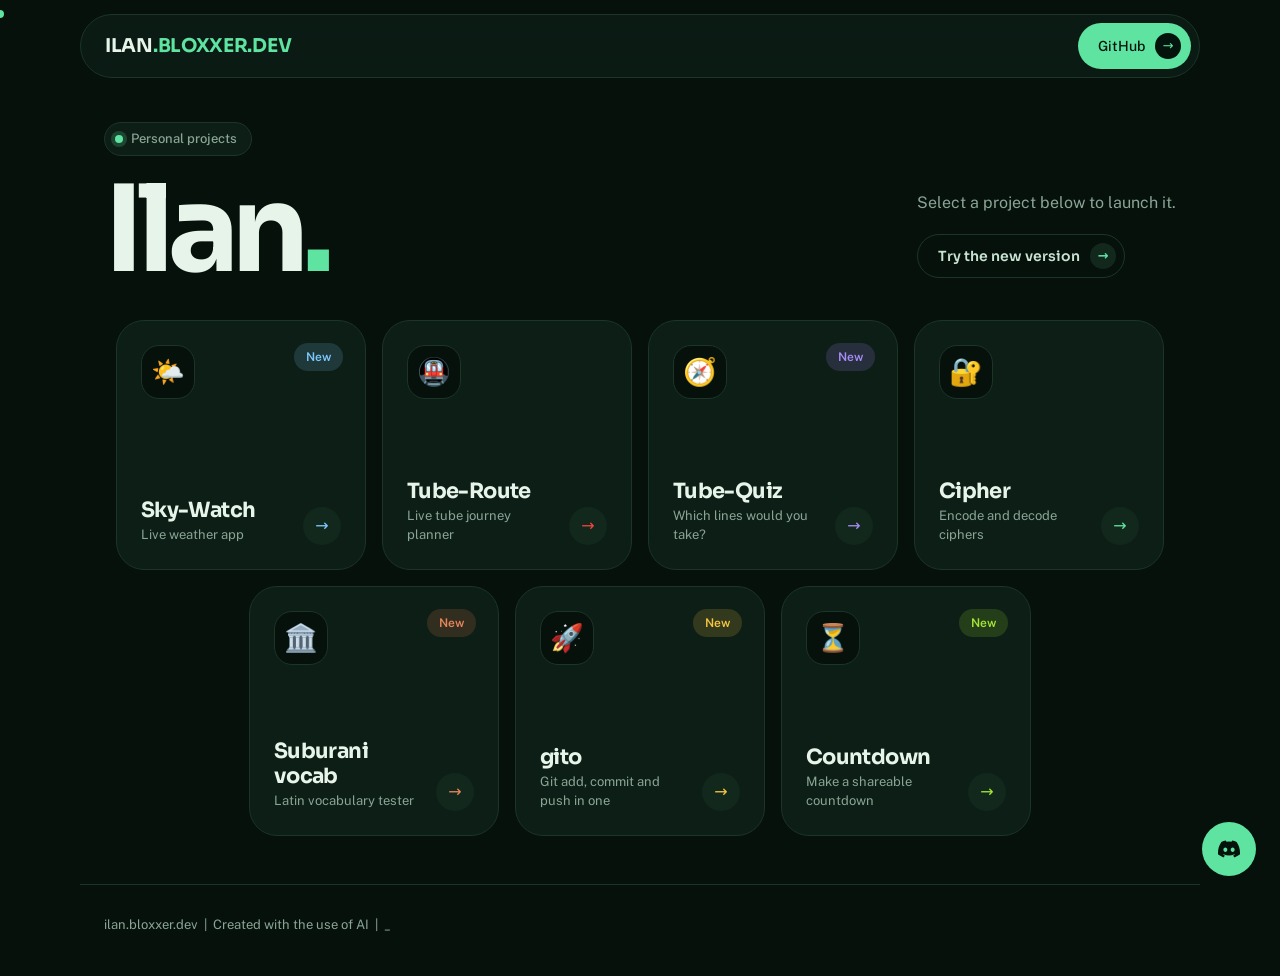
<file: index.html>
<!DOCTYPE html>
<html lang="en">
<head>
  <!-- Google tag (gtag.js) -->
  <script async src="https://www.googletagmanager.com/gtag/js?id=G-B11HJYVGYN"></script>
  <script src="gtag.js"></script>
<meta charset="UTF-8">
<meta name="viewport" content="width=device-width, initial-scale=1.0">
<meta name="description" content="Ilan.Bloxxer.Dev: Ilan is the best!">
<title>Ilan.Bloxxer.Dev</title>
<link rel="stylesheet" href="https://fonts.googleapis.com/css2?family=Sora:wght@400;600;700&family=Public+Sans:wght@400;500;600&display=swap">
<style>
*,*::before,*::after{box-sizing:border-box;margin:0;padding:0}
:root{
  --bg:#06110c;--card:#0d1e16;--card2:#12281d;--ink:#e7f4ea;--ink2:#c9e3d3;--mut:#8aa596;--line:#1c3528;
  --blue:#5ee3a1;--blue-soft:#123425;--onacc:#04130b;--accHi:#8ff0c0;
  --disp:'Sora','Public Sans',system-ui,sans-serif;--body:'Public Sans',system-ui,sans-serif;--r:28px;
}
html{background:var(--bg)}
body{font-family:var(--body);background:var(--bg);color:var(--ink);min-height:100vh;font-size:15px;line-height:1.5;-webkit-font-smoothing:antialiased}
a{color:inherit;text-decoration:none}
:focus-visible{outline:2px solid var(--blue);outline-offset:3px}
@media(hover:hover) and (pointer:fine){*{cursor:none!important}}

/* cursor */
#cursor-outer{position:fixed;pointer-events:none;z-index:99999;width:8px;height:8px;border-radius:50%;background:var(--blue);transform:translate(-50%,-50%);transition:width .2s,height .2s,background .15s}
body.cg #cursor-outer{background:var(--onacc)}
body.cd #cursor-outer{width:5px;height:5px}
.ripple{position:fixed;pointer-events:none;z-index:99998;width:14px;height:14px;border:1.5px solid var(--blue);border-radius:50%;margin:-7px 0 0 -7px;animation:rip .75s ease-out forwards}
@keyframes rip{from{transform:scale(1);opacity:.9}to{transform:scale(6);opacity:0}}
@media(hover:none){#cursor-outer{display:none}}

/* nav */
nav{position:sticky;top:14px;z-index:100;max-width:1120px;margin:14px auto 0;padding:8px 8px 8px 24px;display:flex;align-items:center;justify-content:space-between;background:rgba(13,30,22,.82);backdrop-filter:blur(14px);border:1px solid var(--line);border-radius:999px;width:calc(100% - 32px)}
.logo{font-family:var(--disp);font-weight:700;font-size:19px;letter-spacing:-.3px}
.logo span{color:var(--blue)}
.nav-right{display:flex;align-items:center;gap:6px}
.nav-right a{font-size:14px;font-weight:500;color:var(--mut);padding:10px 18px;border-radius:999px;transition:transform .3s cubic-bezier(.2,.8,.2,1),box-shadow .3s,background .2s,color .2s}
.nav-right a:hover{color:var(--ink);background:var(--card2);transform:translateY(-2px)}
.nav-right a.cta{background:var(--blue);color:var(--onacc);display:flex;align-items:center;gap:10px;padding:10px 10px 10px 20px}
.nav-right a.cta:hover{background:var(--accHi);color:var(--onacc);transform:translateY(-4px);box-shadow:0 12px 30px rgba(94,227,161,.4)}
.nav-right a.cta:active{transform:translateY(0) scale(.97);box-shadow:none}
.arr{width:26px;height:26px;border-radius:50%;background:var(--onacc);color:var(--blue);display:grid;place-items:center;font-size:13px;flex-shrink:0;transition:transform .35s cubic-bezier(.2,.8,.2,1)}
.nav-right a.cta:hover .arr{transform:translateX(5px) rotate(-45deg) scale(1.12)}

/* hero */
.hero{max-width:1120px;margin:0 auto;padding:44px 24px 32px}
.hero-row{display:flex;align-items:flex-end;justify-content:space-between;gap:24px 48px;flex-wrap:wrap}
.hero-side{max-width:340px;padding-bottom:10px}
.badge{display:inline-flex;align-items:center;gap:8px;background:var(--card);border:1px solid var(--line);border-radius:999px;padding:6px 14px 6px 10px;font-size:13px;font-weight:500;color:var(--mut);margin-bottom:18px}
.badge::before{content:'';width:8px;height:8px;border-radius:50%;background:var(--blue);box-shadow:0 0 0 4px rgba(94,227,161,.2)}
.hero h1{font-family:var(--disp);font-weight:700;font-size:clamp(64px,11vw,120px);line-height:.95;letter-spacing:-.06em}
.hero h1 .l{display:inline-block;animation:letterIn .7s cubic-bezier(.2,.8,.2,1) both;animation-delay:calc(var(--i)*90ms)}
.hero h1 .dot{color:var(--blue);display:inline-block;animation:letterIn .7s cubic-bezier(.2,.8,.2,1) 360ms both,blink 1.2s 1.2s infinite}
.hero p{color:var(--mut);font-size:16px;line-height:1.55}
.beta-btn{display:inline-flex;align-items:center;gap:10px;margin-top:18px;padding:8px 8px 8px 20px;border:1px solid var(--line);border-radius:999px;font:600 14px var(--disp);color:var(--ink2);transition:transform .3s cubic-bezier(.2,.8,.2,1),box-shadow .3s,border-color .2s,color .2s}
.beta-btn .arr{background:var(--card2);color:var(--blue)}
.beta-btn:hover{border-color:var(--blue);color:var(--blue);transform:translateY(-3px);box-shadow:0 10px 24px rgba(94,227,161,.2)}
.beta-btn:hover .arr{transform:translateX(5px) rotate(-45deg) scale(1.12)}

/* projects: every card is the same square; rows wrap and centre however many there are */
.projects{max-width:1120px;margin:0 auto;padding:0 24px 24px;display:flex;flex-wrap:wrap;justify-content:center;gap:16px}
.project{flex:0 0 250px;width:250px;aspect-ratio:1/1;position:relative;padding:24px;background:var(--card);border:1px solid var(--line);border-radius:var(--r);display:flex;flex-direction:column;justify-content:space-between;overflow:hidden;animation:projectIn .7s cubic-bezier(.2,.8,.2,1) both;animation-delay:calc(var(--i,0)*110ms + 300ms);transition:transform .35s cubic-bezier(.2,.8,.2,1),border-color .25s,background .25s,box-shadow .35s}
.project::before{content:'';position:absolute;width:300px;height:300px;right:-120px;top:-160px;border-radius:50%;background:radial-gradient(circle,rgba(var(--c-rgb,94,227,161),.34),transparent 65%);opacity:0;transition:opacity .35s;pointer-events:none}
.project:hover{transform:translateY(-6px);border-color:var(--c,var(--blue));background:var(--card2);box-shadow:0 22px 54px rgba(var(--c-rgb,94,227,161),.3),0 0 0 1px rgba(var(--c-rgb,94,227,161),.55)}
.project:hover::before{opacity:1}
.project-icon{width:54px;height:54px;border-radius:18px;background:var(--bg);border:1px solid var(--line);display:grid;place-items:center;font-size:27px;line-height:1;position:relative;transition:border-color .3s,background .3s,box-shadow .3s}
.project:hover .project-icon{border-color:var(--c,var(--blue));background:rgba(var(--c-rgb,94,227,161),.16);box-shadow:0 0 26px rgba(var(--c-rgb,94,227,161),.4)}
.project-badge{position:absolute;top:22px;right:22px;font-size:12px;font-weight:600;padding:5px 12px;border-radius:999px;color:var(--c,var(--blue));background:rgba(var(--c-rgb,94,227,161),.16)}
.project-foot{display:flex;align-items:flex-end;justify-content:space-between;gap:16px;position:relative}
.project-name{font-family:var(--disp);font-size:21px;font-weight:700;letter-spacing:-.03em;line-height:1.15}
.project-desc{margin-top:4px;font-size:13px;color:var(--mut);line-height:1.45}
.project .arr{width:38px;height:38px;font-size:16px;background:var(--card2);color:var(--c,var(--blue));transition:transform .35s cubic-bezier(.2,.8,.2,1),background .2s,color .2s}
.project:hover .arr{background:var(--c,var(--blue));color:var(--c-on,var(--onacc));transform:translateX(4px) rotate(-45deg) scale(1.12)}
.project:active{transform:translateY(-2px) scale(.99)}

footer{max-width:1120px;margin:24px auto 0;padding:28px 24px 40px;border-top:1px solid var(--line);font-size:13px;color:var(--mut);line-height:1.8}
.blink{animation:blink 1.2s infinite;display:inline-block}
@keyframes blink{0%,100%{opacity:1}50%{opacity:.2}}
@keyframes letterIn{from{opacity:0;transform:translateY(.4em) scale(.8)}to{opacity:1;transform:none}}
@keyframes projectIn{from{opacity:0;transform:translateY(40px)}to{opacity:1;transform:none}}

/* discord */
.discord-fab{position:fixed;bottom:24px;right:24px;width:54px;height:54px;display:grid;place-items:center;background:var(--blue);color:var(--onacc);border-radius:50%;z-index:500;transition:transform .3s cubic-bezier(.2,.8,.2,1),box-shadow .3s,background .2s}
.discord-fab:hover{background:var(--accHi);transform:translateY(-6px) scale(1.12) rotate(-8deg);box-shadow:0 14px 30px rgba(94,227,161,.45)}
.discord-fab:active{transform:scale(.95)}

@media(max-width:620px){
  .hero{padding-top:32px}
  .nav-right a:not(.cta){display:none}
  .project{flex-basis:min(100%,320px);width:min(100%,320px)}
}
</style>
</head>
<body>

<div id="cursor-outer"></div>

<nav>
  <a class="logo" href="https://ilan.bloxxer.dev">ILAN<span>.BLOXXER.DEV</span></a>
  <div class="nav-right">
    <a class="cta" href="https://github.com/II-Dragon14" target="_blank" rel="noopener">GitHub <span class="arr">&rarr;</span></a>
  </div>
</nav>

<main>
  <header class="hero">
    <div class="badge">Personal projects</div>
    <div class="hero-row">
      <h1><span class="l" style="--i:0">I</span><span class="l" style="--i:1">l</span><span class="l" style="--i:2">a</span><span class="l" style="--i:3">n</span><span class="dot">.</span></h1>
      <div class="hero-side">
        <p>Select a project below to launch it.</p>
        <a class="beta-btn" href="https://beta-ilan.bloxxer.dev">Try the new version <span class="arr">&rarr;</span></a>
      </div>
    </div>
  </header>

  <section class="projects" aria-label="Projects">
    <a class="project" style="--c:#7cc8ff;--c-rgb:124,200,255;--c-on:#04121c" href="/sky-watch/index.html" title="Live weather and sky conditions">
      <span class="project-badge">New</span>
      <div class="project-icon">🌤️</div>
      <div class="project-foot">
        <div><div class="project-name">Sky-Watch</div><div class="project-desc">Live weather app</div></div>
        <span class="arr">&rarr;</span>
      </div>
    </a>

    <a class="project" style="--c:#f0443f;--c-rgb:240,68,63;--c-on:#ffffff" href="/tube-route/index.html" title="Plan any London tube journey live">
      <div class="project-icon">🚇</div>
      <div class="project-foot">
        <div><div class="project-name">Tube-Route</div><div class="project-desc">Live tube journey planner</div></div>
        <span class="arr">&rarr;</span>
      </div>
    </a>

    <a class="project" style="--c:#a78bfa;--c-rgb:167,139,250;--c-on:#140a2e" href="/tube-quiz" title="Name the Tube lines you would take between two stations">
      <span class="project-badge">New</span>
      <div class="project-icon">🧭</div>
      <div class="project-foot">
        <div><div class="project-name">Tube-Quiz</div><div class="project-desc">Which lines would you take?</div></div>
        <span class="arr">&rarr;</span>
      </div>
    </a>

    <a class="project" style="--c:#5ee3a1;--c-rgb:94,227,161;--c-on:#04130b" href="/cipher/index.html" title="Encode and decode messages with classic ciphers">
      <div class="project-icon">🔐</div>
      <div class="project-foot">
        <div><div class="project-name">Cipher</div><div class="project-desc">Encode and decode ciphers</div></div>
        <span class="arr">&rarr;</span>
      </div>
    </a>

    <a class="project" style="--c:#e8845a;--c-rgb:232,132,90;--c-on:#1a0b05" href="/vocab" title="Latin vocabulary quizzes for Suburani Book 1">
      <span class="project-badge">New</span>
      <div class="project-icon">🏛️</div>
      <div class="project-foot">
        <div><div class="project-name">Suburani vocab</div><div class="project-desc">Latin vocabulary tester</div></div>
        <span class="arr">&rarr;</span>
      </div>
    </a>

    <a class="project" style="--c:#f5c542;--c-rgb:245,197,66;--c-on:#1a1200" href="/gito" title="A git command-line tool: add, commit and push in one go">
      <span class="project-badge">New</span>
      <div class="project-icon">🚀</div>
      <div class="project-foot">
        <div><div class="project-name">gito</div><div class="project-desc">Git add, commit and push in one</div></div>
        <span class="arr">&rarr;</span>
      </div>
    </a>

    <a class="project" style="--c:#a3e635;--c-rgb:163,230,53;--c-on:#0f1a02" href="/countdown" title="Make a countdown and share the link">
      <span class="project-badge">New</span>
      <div class="project-icon">⏳</div>
      <div class="project-foot">
        <div><div class="project-name">Countdown</div><div class="project-desc">Make a shareable countdown</div></div>
        <span class="arr">&rarr;</span>
      </div>
    </a>
  </section>
</main>

<footer>
  ilan.bloxxer.dev &nbsp;|&nbsp; Created with the use of AI &nbsp;|&nbsp; <span class="blink">_</span>
</footer>

<a href="https://discord.gg/vfW7kdccHK" target="_blank" rel="noopener" class="discord-fab" title="Join the Discord" aria-label="Join the Discord">
  <svg viewBox="0 0 24 24" width="22" height="22" fill="currentColor">
    <path d="M20.317 4.37a19.79 19.79 0 0 0-4.885-1.515.07.07 0 0 0-.073.035c-.211.375-.444.864-.608 1.25a18.27 18.27 0 0 0-5.487 0 12.64 12.64 0 0 0-.617-1.25.07.07 0 0 0-.073-.035A19.74 19.74 0 0 0 3.68 4.37a.064.064 0 0 0-.03.027C.533 9.046-.32 13.58.099 18.057a.08.08 0 0 0 .031.055 19.9 19.9 0 0 0 5.993 3.03.078.078 0 0 0 .084-.028 14.09 14.09 0 0 0 1.226-1.994.076.076 0 0 0-.041-.106 13.1 13.1 0 0 1-1.872-.892.077.077 0 0 1-.008-.128c.126-.094.252-.192.372-.291a.074.074 0 0 1 .077-.01c3.927 1.793 8.18 1.793 12.061 0a.073.073 0 0 1 .078.01c.12.099.246.197.373.291a.077.077 0 0 1-.006.128 12.3 12.3 0 0 1-1.873.892.076.076 0 0 0-.04.106c.36.698.772 1.364 1.225 1.994a.076.076 0 0 0 .084.028 19.84 19.84 0 0 0 6.002-3.03.077.077 0 0 0 .032-.055c.5-5.177-.838-9.673-3.549-13.66a.061.061 0 0 0-.03-.028ZM8.02 15.33c-1.183 0-2.157-1.085-2.157-2.419 0-1.333.955-2.418 2.157-2.418 1.21 0 2.176 1.094 2.157 2.418 0 1.334-.955 2.419-2.157 2.419Zm7.974 0c-1.183 0-2.157-1.085-2.157-2.419 0-1.333.955-2.418 2.157-2.418 1.21 0 2.176 1.094 2.157 2.418 0 1.334-.946 2.419-2.157 2.419Z"/>
  </svg>
</a>

<script>
// number the cards so new ones animate in order without editing anything
document.querySelectorAll('.project').forEach(function(c,i){c.style.setProperty('--i',i);});
(function(){
  var o=document.getElementById('cursor-outer');
  if(!o)return;
  var GREEN='.nav-right a.cta,.discord-fab';
  document.addEventListener('mousemove',function(e){
    o.style.left=e.clientX+'px';o.style.top=e.clientY+'px';
    var card=e.target.closest&&e.target.closest('.project');
    o.style.background=card?card.style.getPropertyValue('--c'):'';
    document.body.classList.toggle('cg',!!(e.target.closest&&e.target.closest(GREEN)));
  });
  document.addEventListener('mouseleave',function(){document.body.classList.remove('cg');});
  document.addEventListener('mouseup',function(){document.body.classList.remove('cd');});
  document.addEventListener('mousedown',function(e){
    document.body.classList.add('cd');
    var r=document.createElement('span');r.className='ripple';
    r.style.left=e.clientX+'px';r.style.top=e.clientY+'px';
    if(e.target.closest&&e.target.closest(GREEN))r.style.borderColor='#04130b';
    document.body.appendChild(r);setTimeout(function(){r.remove();},800);
  });
})();
</script>

</body>
</html>
</file>
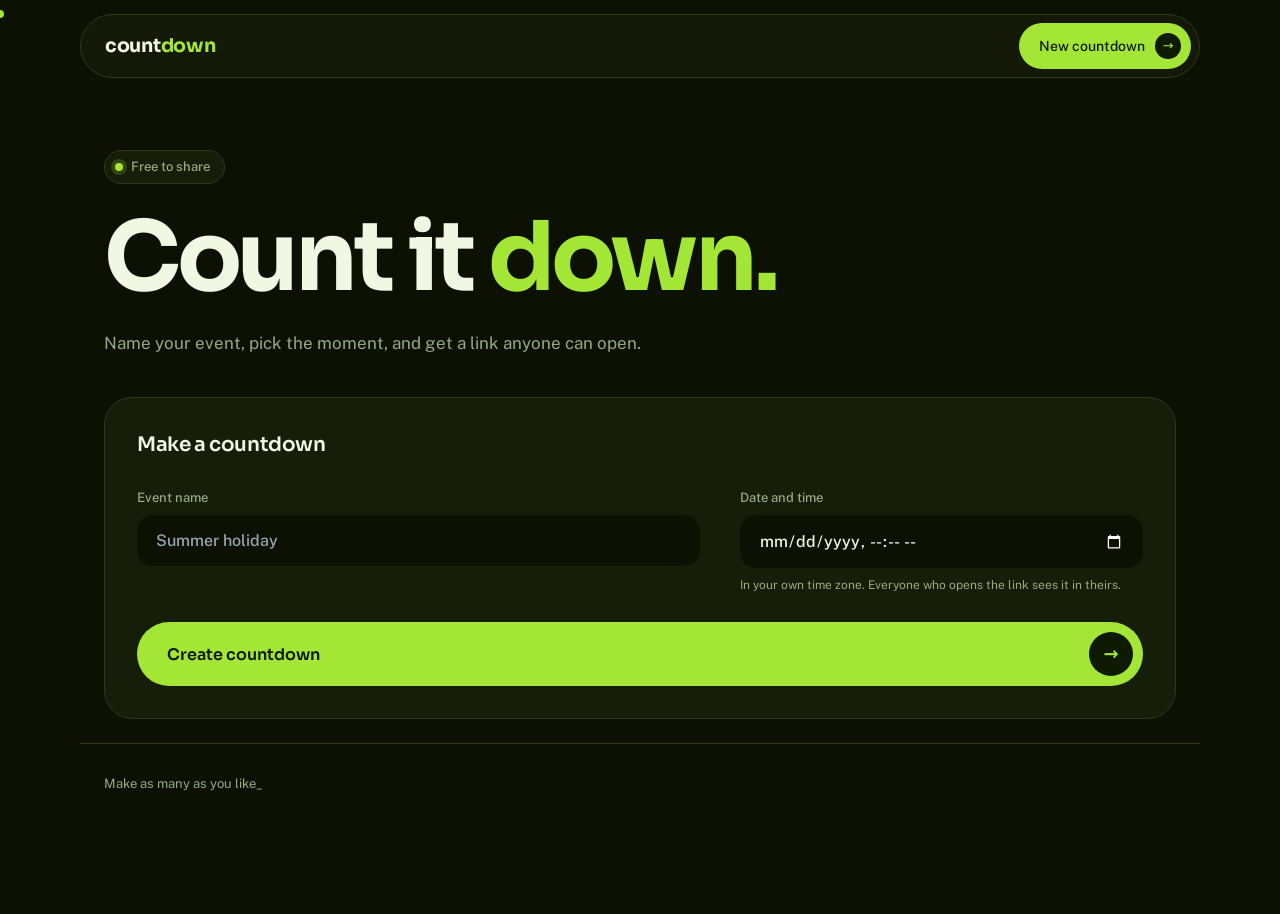
<file: countdown/index.html>
<!DOCTYPE html>
<html lang="en">
<head>
<meta charset="UTF-8">
<meta name="viewport" content="width=device-width, initial-scale=1">
<title>Countdown</title>
<link rel="preconnect" href="https://fonts.googleapis.com">
<link rel="preconnect" href="https://fonts.gstatic.com" crossorigin>
<link href="https://fonts.googleapis.com/css2?family=Public+Sans:wght@400;500;600&family=Sora:wght@400;600;700&display=swap" rel="stylesheet">
<style>
*,*::before,*::after{box-sizing:border-box;margin:0;padding:0}
:root{
  --bg:#0c1104;--card:#161d09;--card2:#1e2810;--ink:#f0f7e2;--ink2:#dbe9c0;--mut:#9aa882;--line:#2c3a18;
  --blue:#a3e635;--blue-soft:#26340d;--teal:#a3e635;--amber:#f5b94a;--coral:#ff7075;--onacc:#0f1a02;--accHi:#c2f26b;
  --disp:'Sora','Public Sans',system-ui,sans-serif;--body:'Public Sans',system-ui,sans-serif;
  --r:28px;
}
html{background:var(--bg);color-scheme:dark}
body{font-family:var(--body);background:var(--bg);color:var(--ink);min-height:100vh;font-size:15px;line-height:1.5;-webkit-font-smoothing:antialiased}
a{color:inherit;text-decoration:none}
button{font:inherit;color:inherit;background:none;border:none;cursor:pointer}
[hidden]{display:none!important}
:focus-visible{outline:2px solid var(--blue);outline-offset:3px}
@media(hover:hover) and (pointer:fine){*{cursor:none!important}}

/* cursor */
#cursor-outer{position:fixed;pointer-events:none;z-index:99999;width:8px;height:8px;border-radius:50%;background:var(--blue);transform:translate(-50%,-50%);transition:width .2s,height .2s,border-radius .2s,background .15s}
body.cg #cursor-outer{background:var(--onacc)}
body.ct #cursor-outer{width:3px;height:26px;border-radius:2px}
body.cd #cursor-outer{width:5px;height:5px}
.ripple{position:fixed;pointer-events:none;z-index:99998;width:14px;height:14px;border:1.5px solid var(--blue);border-radius:50%;margin:-7px 0 0 -7px;animation:rip .75s ease-out forwards}
@keyframes rip{from{transform:scale(1);opacity:.9}to{transform:scale(6);opacity:0}}
@media(hover:none){#cursor-outer{display:none}input{font-size:16px!important}}

/* nav */
nav{position:sticky;top:14px;z-index:100;max-width:1120px;margin:14px auto 0;padding:8px 8px 8px 24px;display:flex;align-items:center;justify-content:space-between;background:rgba(22,29,9,.82);backdrop-filter:blur(14px);border:1px solid var(--line);border-radius:999px;width:calc(100% - 32px)}
.logo{font-family:var(--disp);font-weight:700;font-size:19px;letter-spacing:-.3px}
.logo span{color:var(--blue)}
.nav-right{display:flex;align-items:center;gap:6px}
.nav-right a{font-size:14px;font-weight:500;color:var(--mut);padding:10px 18px;border-radius:999px}
.nav-right a.cta{background:var(--blue);color:var(--onacc);display:flex;align-items:center;gap:10px;padding:10px 10px 10px 20px}
.nav-right a.cta:hover{background:var(--accHi);color:var(--onacc)}
.arr{width:26px;height:26px;border-radius:50%;background:var(--onacc);color:var(--blue);display:grid;place-items:center;font-size:13px}

/* hero */
.hero{max-width:1120px;margin:0 auto;padding:72px 24px 40px}
.badge{display:inline-flex;align-items:center;gap:8px;background:var(--card);border:1px solid var(--line);border-radius:999px;padding:6px 14px 6px 10px;font-size:13px;font-weight:500;color:var(--mut);margin-bottom:26px}
.badge::before{content:'';width:8px;height:8px;border-radius:50%;background:var(--teal);box-shadow:0 0 0 4px rgba(163,230,53,.2);animation:blink 1.2s infinite}
.hero h1{font-family:var(--disp);font-weight:700;font-size:clamp(44px,8vw,96px);line-height:1;letter-spacing:-.045em;max-width:12ch;text-wrap:balance}
.hero h1 span{color:var(--blue)}
.hero p{margin-top:24px;max-width:54ch;color:var(--mut);font-size:17px;line-height:1.6}

/* form panel */
.planner{max-width:1120px;margin:0 auto;padding:0 24px}
.planner-card{background:var(--card);border:1px solid var(--line);border-radius:var(--r);padding:32px;display:grid;grid-template-columns:1.4fr 1fr;gap:28px 40px}
.planner-card.one{grid-template-columns:1fr}
.card-title{grid-column:1/-1;font-family:var(--disp);font-weight:600;font-size:20px;letter-spacing:-.02em}
.form-row{position:relative}
.form-row label{font-size:13px;font-weight:500;color:var(--mut);display:block;margin-bottom:8px}
.form-row .hint{font-size:12px;color:var(--mut);margin-top:8px}
input[type=text],input[type=datetime-local]{width:100%;background:var(--bg);border:1.5px solid transparent;border-radius:16px;color:var(--ink);font:500 16px var(--body);padding:15px 18px;outline:none;transition:border-color .15s,background .15s}
input[type=text]:focus,input[type=datetime-local]:focus{border-color:var(--blue);background:#11170a}
input::placeholder{color:#9aa6b6}
.btn-plan{grid-column:1/-1;display:flex;align-items:center;justify-content:space-between;background:var(--blue);color:var(--onacc);font:600 16px var(--disp);border-radius:999px;padding:10px 10px 10px 30px}
.btn-plan .arr{width:44px;height:44px;font-size:18px}
.btn-plan:hover{background:var(--accHi)}
.btn-plan:disabled{opacity:.6;pointer-events:none}
.copy-row{display:grid;grid-template-columns:1fr auto;gap:12px;align-items:center}
.btn-copy{display:flex;align-items:center;gap:10px;background:var(--blue);color:var(--onacc);font:600 15px var(--disp);border-radius:999px;padding:8px 8px 8px 24px}
.btn-copy .arr{width:34px;height:34px;font-size:15px}
.btn-copy:hover{background:var(--accHi)}
.error-state{background:#2a1215;border:1px solid #5a2327;border-radius:20px;padding:16px 22px;margin-top:20px}
.error-state p{font-size:14px;color:#ff8a8e;overflow-wrap:anywhere}

/* result */
.results{max-width:1120px;margin:0 auto;padding:56px 24px 40px}
.status-row{display:flex;align-items:flex-end;justify-content:space-between;gap:12px;flex-wrap:wrap;margin-bottom:20px}
.place-name{font-family:var(--disp);font-size:clamp(30px,5vw,52px);font-weight:700;letter-spacing:-.04em;line-height:1.05;overflow-wrap:anywhere}
.place-name small{display:block;font:400 15px var(--body);letter-spacing:0;color:var(--mut);margin-top:8px}
.chip{font-size:13px;font-weight:600;padding:8px 14px;border-radius:999px;color:var(--blue);background:#26340d;white-space:nowrap}
.chip.snap{color:#f5c36b;background:#3a2a0a}

.now-card{background:#2f4210;color:#fff;border-radius:36px;overflow:hidden;position:relative}
.now-card::before{content:'';position:absolute;width:520px;height:520px;right:-160px;top:-220px;border-radius:50%;background:radial-gradient(circle,rgba(163,230,53,.38),transparent 65%);pointer-events:none}
.units{display:grid;grid-template-columns:repeat(4,1fr);gap:1px;background:rgba(255,255,255,.1);position:relative}
.stat{background:#263609;padding:44px 12px 38px;text-align:center}
.unit-val{font-family:var(--disp);font-size:clamp(40px,8vw,96px);font-weight:700;line-height:1;letter-spacing:-.05em;font-variant-numeric:tabular-nums}
.stat-label{font-size:13px;color:#a9bb86;margin-top:14px}
.over{position:relative;padding:72px 32px;text-align:center}
.over h2{font-family:var(--disp);font-size:clamp(40px,8vw,96px);font-weight:700;letter-spacing:-.05em;line-height:1}
.share{margin-top:24px}

.gone{max-width:1120px;margin:0 auto;padding:0 24px}

footer{max-width:1120px;margin:24px auto 0;padding:28px 24px 40px;border-top:1px solid var(--line);font-size:13px;color:var(--mut);line-height:1.8}
.blink{animation:blink 1.2s infinite;display:inline-block}
@keyframes blink{0%,100%{opacity:1}50%{opacity:.2}}

/* hovers */
.nav-right a.cta,.btn-plan,.btn-copy,.nav-right a{transition:transform .3s cubic-bezier(.2,.8,.2,1),box-shadow .3s,background .2s,color .2s}
.arr{transition:transform .35s cubic-bezier(.2,.8,.2,1)}
.nav-right a.cta:hover,.btn-plan:hover,.btn-copy:hover{transform:translateY(-4px);box-shadow:0 12px 30px rgba(163,230,53,.4)}
.nav-right a.cta:active,.btn-plan:active,.btn-copy:active{transform:translateY(0) scale(.97);box-shadow:none}
.nav-right a.cta:hover .arr,.btn-plan:hover .arr,.btn-copy:hover .arr{transform:translateX(5px) rotate(-45deg) scale(1.12)}
.nav-right a:not(.cta):hover{transform:translateY(-2px);color:var(--ink);background:var(--card2)}

@media(max-width:860px){.planner-card{grid-template-columns:1fr}}
@media(max-width:520px){
  .hero{padding-top:48px}
  .nav-right a:not(.cta){display:none}
  .planner-card{padding:22px}
  .units{grid-template-columns:repeat(2,1fr)}
  .stat{padding:30px 12px 26px}
  .copy-row{grid-template-columns:1fr}
}
@media(prefers-reduced-motion:reduce){*,*::before,*::after{animation:none!important;transition:none!important}}
@media print{body{background:#fff}#cursor-outer,nav{display:none!important}}
</style>
</head>
<body>
<div id="cursor-outer"></div>

<nav>
  <a class="logo" href="./">count<span>down</span></a>
  <div class="nav-right">
    <a class="cta" href="/countdown/index.html">New countdown <span class="arr">→</span></a>
  </div>
</nav>

<!-- Create view -->
<main id="home" hidden>
  <section class="hero">
    <div class="badge">Free to share</div>
    <h1>Count it <span>down.</span></h1>
    <p>Name your event, pick the moment, and get a link anyone can open.</p>
  </section>
  <section class="planner">
    <div class="planner-card">
      <div class="card-title">Make a countdown</div>
      <div class="form-row">
        <label for="name">Event name</label>
        <input type="text" id="name" maxlength="80" placeholder="Summer holiday" autocomplete="off">
      </div>
      <div class="form-row">
        <label for="when">Date and time</label>
        <input type="datetime-local" id="when">
        <div class="hint">In your own time zone. Everyone who opens the link sees it in theirs.</div>
      </div>
      <button class="btn-plan" id="create">Create countdown <span class="arr">→</span></button>
    </div>
    <div class="error-state" id="home-error" hidden><p></p></div>
  </section>
</main>

<!-- Countdown view -->
<main id="view" hidden>
  <section class="results">
    <div class="status-row">
      <h1 class="place-name"><span id="ev-name"></span><small id="ev-date"></small></h1>
      <span class="chip" id="chip">Counting down</span>
    </div>

    <div class="now-card">
      <div class="units" id="units">
        <div class="stat"><div class="unit-val" id="u-d">0</div><div class="stat-label">days</div></div>
        <div class="stat"><div class="unit-val" id="u-h">00</div><div class="stat-label">hours</div></div>
        <div class="stat"><div class="unit-val" id="u-m">00</div><div class="stat-label">minutes</div></div>
        <div class="stat"><div class="unit-val" id="u-s">00</div><div class="stat-label">seconds</div></div>
      </div>
      <div class="over" id="over" hidden>
        <h2>It’s time.</h2>
      </div>
    </div>

    <div class="planner-card one share">
      <div class="card-title">Share this countdown</div>
      <div class="copy-row">
        <input type="text" id="link" readonly>
        <button class="btn-copy" id="copy">Copy link <span class="arr">↗</span></button>
      </div>
    </div>
  </section>
</main>

<!-- Missing / expired view -->
<main id="gone" hidden>
  <section class="hero">
    <div class="badge">Ended</div>
    <h1>All <span>done.</span></h1>
    <p>This countdown has ended, or the link isn’t right.</p>
  </section>
  <section class="gone">
    <a class="btn-plan" href="./" style="max-width:420px">Make a new one <span class="arr">→</span></a>
  </section>
</main>

<div class="planner" id="fatal" hidden><div class="error-state"><p></p></div></div>

<footer>Make as many as you like<span class="blink">_</span></footer>

<script>
/* ---- Config: paste your own from Supabase > Project Settings > API ---- */
const SUPABASE_URL = 'https://bzwmewutnegmrsbtpmzf.supabase.co';
const SUPABASE_KEY = 'sb_publishable_JzBnKF9tFjQfUvU3c-Tcgg_yPR3pwKa';
/* ----------------------------------------------------------------------- */

const $ = s => document.querySelector(s);
const HOUR = 3600000;

async function rpc(fn, args) {
  if (SUPABASE_URL.includes('YOUR-PROJECT')) throw new Error('Add your Supabase URL and key at the top of the script.');
  const r = await fetch(SUPABASE_URL + '/rest/v1/rpc/' + fn, {
    method: 'POST',
    headers: { 'apikey': SUPABASE_KEY, 'Content-Type': 'application/json' },
    body: JSON.stringify(args)
  });
  const j = await r.json().catch(() => null);
  if (!r.ok) throw new Error((j && j.message) || 'Something went wrong. Try again.');
  return j;
}

function show(id) {
  ['home', 'view', 'gone'].forEach(k => $('#' + k).hidden = k !== id);
}
function fatal(msg) {
  ['home', 'view', 'gone'].forEach(k => $('#' + k).hidden = true);
  $('#fatal').hidden = false;
  $('#fatal p').textContent = msg;
}
const pad = n => String(n).padStart(2, '0');

/* ---------- Create ---------- */
function initHome() {
  show('home');
  const when = $('#when');
  const soon = new Date(Date.now() + 5 * 60000);
  const local = new Date(soon.getTime() - soon.getTimezoneOffset() * 60000).toISOString().slice(0, 16);
  when.min = local;
  const err = $('#home-error');
  $('#create').addEventListener('click', async () => {
    err.hidden = true;
    const name = $('#name').value.trim();
    if (!name) return showErr('Give your event a name.');
    if (!when.value) return showErr('Pick a date and time.');
    const d = new Date(when.value);
    if (isNaN(d) || d.getTime() <= Date.now()) return showErr('Pick a time in the future.');
    const btn = $('#create');
    btn.disabled = true;
    try {
      const id = await rpc('create_countdown', { p_name: name, p_event_at: d.toISOString() });
      location.href = location.pathname + '?c=' + encodeURIComponent(id);
    } catch (e) {
      btn.disabled = false;
      showErr(e.message);
    }
  });
  function showErr(m) { err.hidden = false; err.querySelector('p').textContent = m; }
}

/* ---------- View ---------- */
async function initView(id) {
  if (!/^[a-z0-9]{4,16}$/i.test(id)) return show('gone');
  let row;
  try {
    const res = await rpc('get_countdown', { p_id: id });
    row = res && res[0];
  } catch (e) { return fatal(e.message); }
  if (!row) return show('gone');

  const ev = new Date(row.event_at).getTime();
  const offset = new Date(row.server_now).getTime() - Date.now(); // corrects a wrong device clock
  $('#ev-name').textContent = row.name;
  $('#ev-date').textContent = new Date(ev).toLocaleString(undefined, {
    weekday: 'long', day: 'numeric', month: 'long', year: 'numeric',
    hour: '2-digit', minute: '2-digit', timeZoneName: 'short'
  });
  $('#link').value = location.origin + location.pathname + '?c=' + encodeURIComponent(id);
  show('view');

  $('#copy').addEventListener('click', async () => {
    const b = $('#copy');
    try { await navigator.clipboard.writeText($('#link').value); }
    catch { $('#link').select(); document.execCommand('copy'); }
    b.firstChild.textContent = 'Copied ';
    setTimeout(() => b.firstChild.textContent = 'Copy link ', 1600);
  });

  const timer = setInterval(tick, 250);
  tick();

  function tick() {
    const now = Date.now() + offset;
    const left = ev - now;
    if (left > 0) {
      const s = Math.floor(left / 1000);
      $('#u-d').textContent = Math.floor(s / 86400);
      $('#u-h').textContent = pad(Math.floor(s % 86400 / 3600));
      $('#u-m').textContent = pad(Math.floor(s % 3600 / 60));
      $('#u-s').textContent = pad(s % 60);
      document.title = row.name + ' · ' + Math.floor(s / 86400) + 'd ' + pad(Math.floor(s % 86400 / 3600)) + ':' + pad(Math.floor(s % 3600 / 60)) + ':' + pad(s % 60);
    } else if (now - ev < HOUR) {
      $('#units').hidden = true;
      $('#over').hidden = false;
      const c = $('#chip');
      c.textContent = 'Happening now';
      c.classList.add('snap');
      document.title = row.name + ' · It’s time';
    } else {
      clearInterval(timer);
      document.title = 'Countdown';
      show('gone');
    }
  }
}

/* ---------- Start ---------- */
const id = new URLSearchParams(location.search).get('c');
id ? initView(id) : initHome();

/* ---------- Cursor ---------- */
(function () {
  const o = $('#cursor-outer');
  document.addEventListener('mousemove', e => { o.style.left = e.clientX + 'px'; o.style.top = e.clientY + 'px'; });
  const GREEN = 'a.cta,.btn-plan,.btn-copy';
  document.addEventListener('mouseover', e => {
    document.body.classList.toggle('cg', !!e.target.closest(GREEN));
    if (e.target.closest('input')) document.body.classList.add('ct');
  });
  document.addEventListener('mouseout', e => { if (e.target.closest('input')) document.body.classList.remove('ct'); });
  document.addEventListener('mouseleave', () => document.body.classList.remove('cg'));
  document.addEventListener('mousedown', e => {
    document.body.classList.add('cd');
    if (matchMedia('(prefers-reduced-motion:reduce)').matches) return;
    const r = document.createElement('span');
    r.className = 'ripple';
    r.style.left = e.clientX + 'px';
    r.style.top = e.clientY + 'px';
    if (e.target.closest(GREEN)) r.style.borderColor = '#0f1a02';
    document.body.appendChild(r);
    setTimeout(() => r.remove(), 800);
  });
  document.addEventListener('mouseup', () => document.body.classList.remove('cd'));
})();
</script>
</body>
</html>
</file>
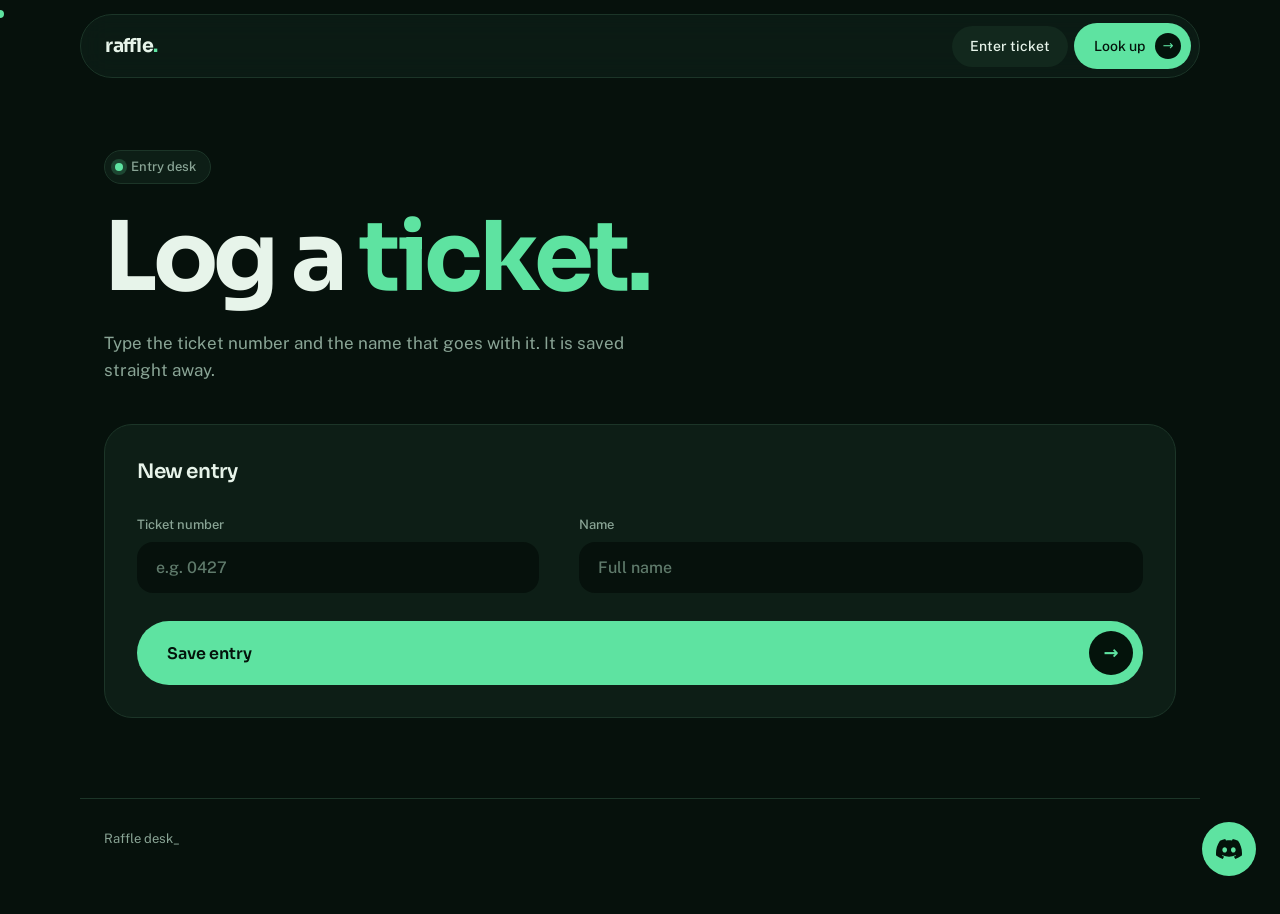
<file: raffle/index.html>
<!DOCTYPE html>
<html lang="en">
<head>
<meta charset="utf-8">
<meta name="viewport" content="width=device-width,initial-scale=1">
<title>Raffle tickets: enter</title>
<link rel="preconnect" href="https://fonts.googleapis.com">
<link rel="preconnect" href="https://fonts.gstatic.com" crossorigin>
<link href="https://fonts.googleapis.com/css2?family=Public+Sans:wght@400;500;600&family=Sora:wght@400;600;700&display=swap" rel="stylesheet">
<style>
*,*::before,*::after{box-sizing:border-box;margin:0;padding:0}
:root{
  --bg:#06110c;--card:#0d1e16;--card2:#12281d;--ink:#e7f4ea;--ink2:#c9e3d3;--mut:#8aa596;--line:#1c3528;
  --blue:#5ee3a1;--blue-soft:#123425;--amber:#f5b94a;--coral:#ff7075;--onacc:#04130b;--accHi:#8ff0c0;
  --disp:'Sora','Public Sans',system-ui,sans-serif;--body:'Public Sans',system-ui,sans-serif;
  --r:28px;
}
html{background:var(--bg)}
body{font-family:var(--body);background:var(--bg);color:var(--ink);min-height:100vh;font-size:15px;line-height:1.5;-webkit-font-smoothing:antialiased}
a{color:inherit;text-decoration:none}
button{font:inherit;color:inherit;background:none;border:none;cursor:pointer}
:focus-visible{outline:2px solid var(--blue);outline-offset:3px}
@media(hover:hover) and (pointer:fine){*{cursor:none!important}}

#cursor-outer{position:fixed;pointer-events:none;z-index:99999;width:8px;height:8px;border-radius:50%;background:var(--blue);transform:translate(-50%,-50%);transition:width .2s,height .2s,border-radius .2s,background .15s}
body.cg #cursor-outer{background:var(--onacc)}
body.ct #cursor-outer{width:3px;height:26px;border-radius:2px}
body.cd #cursor-outer{width:5px;height:5px}
.ripple{position:fixed;pointer-events:none;z-index:99998;width:14px;height:14px;border:1.5px solid var(--blue);border-radius:50%;margin:-7px 0 0 -7px;animation:rip .75s ease-out forwards}
@keyframes rip{from{transform:scale(1);opacity:.9}to{transform:scale(6);opacity:0}}
@media(hover:none){#cursor-outer{display:none}input[type=text]{font-size:16px}}

nav{position:sticky;top:14px;z-index:100;max-width:1120px;margin:14px auto 0;padding:8px 8px 8px 24px;display:flex;align-items:center;justify-content:space-between;background:rgba(13,30,22,.82);backdrop-filter:blur(14px);border:1px solid var(--line);border-radius:999px;width:calc(100% - 32px)}
.logo{font-family:var(--disp);font-weight:700;font-size:19px;letter-spacing:-.3px}
.logo span{color:var(--blue)}
.nav-right{display:flex;align-items:center;gap:6px}
.nav-right a{font-size:14px;font-weight:500;color:var(--mut);padding:10px 18px;border-radius:999px}
.nav-right a.here{color:var(--ink);background:var(--card2)}
.nav-right a.cta{background:var(--blue);color:var(--onacc);display:flex;align-items:center;gap:10px;padding:10px 10px 10px 20px}
.arr{width:26px;height:26px;border-radius:50%;background:var(--onacc);color:var(--blue);display:grid;place-items:center;font-size:13px}

.hero{max-width:1120px;margin:0 auto;padding:72px 24px 40px}
.badge{display:inline-flex;align-items:center;gap:8px;background:var(--card);border:1px solid var(--line);border-radius:999px;padding:6px 14px 6px 10px;font-size:13px;font-weight:500;color:var(--mut);margin-bottom:26px}
.badge::before{content:'';width:8px;height:8px;border-radius:50%;background:var(--blue);box-shadow:0 0 0 4px rgba(94,227,161,.2)}
.hero h1{font-family:var(--disp);font-weight:700;font-size:clamp(44px,8vw,96px);line-height:1;letter-spacing:-.045em;max-width:12ch;text-wrap:balance}
.hero h1 span{color:var(--blue)}
.hero p{margin-top:24px;max-width:54ch;color:var(--mut);font-size:17px;line-height:1.6}

.planner{max-width:1120px;margin:0 auto;padding:0 24px}
.planner-card{background:var(--card);border:1px solid var(--line);border-radius:var(--r);padding:32px;display:grid;grid-template-columns:1fr 1.4fr;gap:28px 40px}
.card-title{grid-column:1/-1;font-family:var(--disp);font-weight:600;font-size:20px;letter-spacing:-.02em}
.form-row label{font-size:13px;font-weight:500;color:var(--mut);display:block;margin-bottom:8px}
input[type=text]{width:100%;background:var(--bg);border:1.5px solid transparent;border-radius:16px;color:var(--ink);font:500 16px var(--body);padding:15px 18px;outline:none;transition:border-color .15s,background .15s}
input[type=text]:focus{border-color:var(--blue);background:#0a1a12}
input[type=text]::placeholder{color:#5f7a6b}
.btn-plan{grid-column:1/-1;display:flex;align-items:center;justify-content:space-between;background:var(--blue);color:var(--onacc);font:600 16px var(--disp);border-radius:999px;padding:10px 10px 10px 30px}
.btn-plan .arr{width:44px;height:44px;font-size:18px}
.btn-plan:disabled{opacity:.6}
.nav-right a.cta,.btn-plan,.nav-right a{transition:transform .3s cubic-bezier(.2,.8,.2,1),box-shadow .3s,background .2s,color .2s}
.arr{transition:transform .35s cubic-bezier(.2,.8,.2,1)}
.nav-right a.cta:hover,.btn-plan:not(:disabled):hover{background:var(--accHi);transform:translateY(-4px);box-shadow:0 12px 30px rgba(94,227,161,.4)}
.nav-right a.cta:active,.btn-plan:active{transform:translateY(0) scale(.97);box-shadow:none}
.nav-right a.cta:hover .arr,.btn-plan:not(:disabled):hover .arr{transform:translateX(5px) rotate(-45deg) scale(1.12)}
.nav-right a:not(.cta):hover{color:var(--ink);background:var(--card2);transform:translateY(-2px)}

.result{max-width:1120px;margin:0 auto;padding:32px 24px 0}
.msg{display:none;border-radius:20px;padding:16px 22px;font-size:14px;overflow-wrap:anywhere}
.msg.visible{display:block}
.msg.err{background:#2a1215;border:1px solid #5a2327;color:#ff8a8e}
.msg.ok{background:var(--blue-soft);border:1px solid #1f5a3d;color:var(--blue)}
.msg.warn{background:#2a2410;border:1px solid #4a3d14;color:#f5c36b}

.found{display:none;background:#0c3b28;border-radius:36px;padding:40px;position:relative;overflow:hidden}
.found.visible{display:block;animation:rise .5s both}
.found::before{content:'';position:absolute;width:520px;height:520px;right:-160px;top:-220px;border-radius:50%;background:radial-gradient(circle,rgba(94,227,161,.38),transparent 65%);pointer-events:none}
.found .lab{position:relative;font-size:13px;font-weight:600;color:#8ff0c0}
.found .big{position:relative;font-family:var(--disp);font-weight:700;font-size:clamp(40px,7vw,84px);letter-spacing:-.045em;line-height:1.05;margin-top:10px;overflow-wrap:anywhere}
.found .sub{position:relative;font-size:14px;color:#a9cdb9;margin-top:14px}
@keyframes rise{from{opacity:0;transform:translateY(30px)}to{opacity:1;transform:none}}

.recent{max-width:1120px;margin:0 auto;padding:48px 24px 0}
.section-title{font-family:var(--disp);font-size:24px;font-weight:600;letter-spacing:-.03em;margin-bottom:16px}
.rows{display:grid;gap:10px}
.row{display:flex;justify-content:space-between;gap:16px;background:var(--card);border:1px solid var(--line);border-radius:22px;padding:14px 22px;transition:transform .25s,border-color .25s}
.row:hover{transform:translateY(-3px);border-color:var(--blue)}
.row b{font-family:var(--disp);font-weight:700;color:var(--blue);font-variant-numeric:tabular-nums}
.row span{color:var(--ink2);overflow-wrap:anywhere;text-align:right}

footer{max-width:1120px;margin:48px auto 0;padding:28px 24px 40px;border-top:1px solid var(--line);font-size:13px;color:var(--mut);line-height:1.8}
.blink{animation:blink 1.2s infinite;display:inline-block}
@keyframes blink{0%,100%{opacity:1}50%{opacity:.2}}

.discord-fab{position:fixed;bottom:24px;right:24px;width:54px;height:54px;display:grid;place-items:center;background:var(--blue);color:var(--onacc);border-radius:50%;z-index:500;transition:transform .3s cubic-bezier(.2,.8,.2,1),box-shadow .3s,background .2s}
.discord-fab svg{width:26px;height:26px;fill:currentColor}
.discord-fab:hover{background:var(--accHi);transform:translateY(-6px) scale(1.12) rotate(-8deg);box-shadow:0 14px 30px rgba(94,227,161,.45)}
.discord-fab:active{transform:scale(.95)}
@media print{.discord-fab,#cursor-outer,nav{display:none!important}}
@media(max-width:860px){.planner-card{grid-template-columns:1fr}}
@media(max-width:520px){.hero{padding-top:48px}.nav-right a:not(.cta):not(.here){display:none}.planner-card{padding:22px}.found{padding:28px 24px}}
@media(prefers-reduced-motion:reduce){*,*::before,*::after{animation:none!important;transition:none!important}}

</style>
</head>
<body>
<div id="cursor-outer"></div>
<nav>
  <div class="logo">raffle<span>.</span></div>
  <div class="nav-right">
    <a href="index.html" class="here">Enter ticket</a>
    <a href="lookup.html" class="cta">Look up <span class="arr">→</span></a>
  </div>
</nav>

<header class="hero">
  <div class="badge">Entry desk</div>
  <h1>Log a <span>ticket.</span></h1>
  <p>Type the ticket number and the name that goes with it. It is saved straight away.</p>
</header>

<main>
  <section class="planner">
    <div class="planner-card">
      <div class="card-title">New entry</div>
      <div class="form-row">
        <label for="ticket">Ticket number</label>
        <input type="text" id="ticket" placeholder="e.g. 0427" autocomplete="off" inputmode="numeric">
      </div>
      <div class="form-row">
        <label for="name">Name</label>
        <input type="text" id="name" placeholder="Full name" autocomplete="off">
      </div>
      <button class="btn-plan" id="save">Save entry <span class="arr">→</span></button>
    </div>
  </section>

  <section class="result"><div class="msg" id="msg"></div></section>

  <section class="recent" id="recentWrap" style="display:none">
    <div class="section-title">Latest entries</div>
    <div class="rows" id="rows"></div>
  </section>
</main>

<footer>Raffle desk<span class="blink">_</span></footer>

<a class="discord-fab" href="https://discord.gg/U2uQ3sJaq" target="_blank" rel="noopener" aria-label="Discord"><svg viewBox="0 0 24 24" aria-hidden="true"><path d="M20.317 4.3698a19.7913 19.7913 0 00-4.8851-1.5152.0741.0741 0 00-.0785.0371c-.211.3753-.4447.8648-.6083 1.2495-1.8447-.2762-3.68-.2762-5.4868 0-.1636-.3933-.4058-.8742-.6177-1.2495a.077.077 0 00-.0785-.037 19.7363 19.7363 0 00-4.8852 1.515.0699.0699 0 00-.0321.0277C.5334 9.0458-.319 13.5799.0992 18.0578a.0824.0824 0 00.0312.0561c2.0528 1.5076 4.0413 2.4228 5.9929 3.0294a.0777.0777 0 00.0842-.0276c.4616-.6304.8731-1.2952 1.226-1.9942a.076.076 0 00-.0416-.1057c-.6528-.2476-1.2743-.5495-1.8722-.8923a.077.077 0 01-.0076-.1277c.1258-.0943.2517-.1923.3718-.2914a.0743.0743 0 01.0776-.0105c3.9278 1.7933 8.18 1.7933 12.0614 0a.0739.0739 0 01.0785.0095c.1202.099.246.1981.3728.2924a.077.077 0 01-.0066.1276 12.2986 12.2986 0 01-1.873.8914.0766.0766 0 00-.0407.1067c.3604.698.7719 1.3628 1.225 1.9932a.076.076 0 00.0842.0286c1.961-.6067 3.9495-1.5219 6.0023-3.0294a.077.077 0 00.0313-.0552c.5004-5.177-.8382-9.6739-3.5485-13.6604a.061.061 0 00-.0312-.0286zM8.02 15.3312c-1.1825 0-2.1569-1.0857-2.1569-2.419 0-1.3332.9555-2.4189 2.157-2.4189 1.2108 0 2.1757 1.0952 2.1568 2.419 0 1.3332-.9555 2.4189-2.1569 2.4189zm7.9748 0c-1.1825 0-2.1569-1.0857-2.1569-2.419 0-1.3332.9554-2.4189 2.1569-2.4189 1.2108 0 2.1757 1.0952 2.1568 2.419 0 1.3332-.946 2.4189-2.1568 2.4189z"/></svg></a>

<script>
// ---- PASTE YOUR SUPABASE VALUES HERE ----
window.RAFFLE_CONFIG = {
  SUPABASE_URL: "https://YOUR-PROJECT-ID.supabase.co",
  SUPABASE_KEY: "YOUR-PUBLISHABLE-OR-ANON-KEY"
};
</script>
<script>
/* ---- cursor ---- */
(function(){
  var o=document.getElementById('cursor-outer');
  if(!o)return;
  var GREEN='a.cta,.btn-plan:not(:disabled),.discord-fab';
  document.addEventListener('mousemove',function(e){o.style.left=e.clientX+'px';o.style.top=e.clientY+'px';});
  document.addEventListener('mouseover',function(e){
    document.body.classList.toggle('cg',!!e.target.closest(GREEN));
    document.body.classList.toggle('ct',!!e.target.closest('input'));
  });
  document.addEventListener('mouseleave',function(){document.body.classList.remove('cg');});
  document.addEventListener('mousedown',function(e){
    document.body.classList.add('cd');
    if(matchMedia('(prefers-reduced-motion:reduce)').matches)return;
    var r=document.createElement('span');r.className='ripple';
    r.style.left=e.clientX+'px';r.style.top=e.clientY+'px';
    if(e.target.closest(GREEN))r.style.borderColor='#04130b';
    document.body.appendChild(r);setTimeout(function(){r.remove();},800);
  });
  document.addEventListener('mouseup',function(){document.body.classList.remove('cd');});
})();

/* ---- supabase (plain REST, no library needed) ---- */
const SB = (function(){
  const c = window.RAFFLE_CONFIG || {};
  const configured = c.SUPABASE_URL && c.SUPABASE_KEY && !/YOUR-/.test(c.SUPABASE_URL + c.SUPABASE_KEY);
  const base = (c.SUPABASE_URL||'').replace(/\/$/,'') + '/rest/v1/tickets';
  const headers = {apikey:c.SUPABASE_KEY, Authorization:'Bearer '+c.SUPABASE_KEY, 'Content-Type':'application/json'};
  return {
    configured,
    async add(ticket, name){
      const r = await fetch(base,{method:'POST',headers:{...headers,Prefer:'return=minimal'},body:JSON.stringify({ticket,name})});
      if(r.ok) return {ok:true};
      let body={}; try{body=await r.json();}catch(e){}
      if(r.status===409||body.code==='23505') return {ok:false,duplicate:true};
      return {ok:false,message:body.message||('Something went wrong ('+r.status+')')};
    },
    async find(ticket){
      const r = await fetch(base+'?ticket=eq.'+encodeURIComponent(ticket)+'&select=ticket,name,created_at',{headers});
      if(!r.ok){let b={};try{b=await r.json();}catch(e){}throw new Error(b.message||('Something went wrong ('+r.status+')'));}
      const rows = await r.json();
      return rows[0]||null;
    },
    async recent(n){
      const r = await fetch(base+'?select=ticket,name&order=created_at.desc&limit='+n,{headers});
      if(!r.ok) return [];
      return r.json();
    }
  };
})();
function show(el,cls,text){el.className='msg visible '+cls;el.textContent=text;}
function hide(el){el.className=el.className.replace(' visible','');}

</script>
<script>
const $=s=>document.querySelector(s);
const msg=$('#msg'),t=$('#ticket'),n=$('#name'),btn=$('#save');

async function loadRecent(){
  if(!SB.configured) return;
  const list = await SB.recent(8);
  if(!list.length) return;
  $('#recentWrap').style.display='block';
  $('#rows').innerHTML='';
  list.forEach(x=>{
    const d=document.createElement('div');d.className='row';
    const b=document.createElement('b');b.textContent='#'+x.ticket;
    const s=document.createElement('span');s.textContent=x.name;
    d.append(b,s);$('#rows').append(d);
  });
}

async function save(){
  hide(msg);
  if(!SB.configured){show(msg,'warn','Supabase is not connected yet. Open this file and paste in your project URL and key.');return;}
  const ticket=t.value.trim(), name=n.value.trim();
  if(!ticket||!name){show(msg,'err','Please fill in both the ticket number and the name.');return;}
  btn.disabled=true;
  try{
    const r=await SB.add(ticket,name);
    if(r.ok){
      show(msg,'ok','Saved: ticket #'+ticket+' belongs to '+name+'.');
      t.value='';n.value='';t.focus();loadRecent();
    }else if(r.duplicate){
      show(msg,'warn','Ticket #'+ticket+' has already been entered. Check the number, or look it up to see who has it.');
    }else{
      show(msg,'err',r.message);
    }
  }catch(e){show(msg,'err','Could not reach Supabase. Check your internet and the values at the top of the script in this file.');}
  btn.disabled=false;
}
btn.addEventListener('click',save);
[t,n].forEach(el=>el.addEventListener('keydown',e=>{if(e.key==='Enter')save();}));
t.addEventListener('keydown',e=>{if(e.key==='Enter'&&!n.value)n.focus();});
loadRecent();
</script>
</body>
</html>
</file>
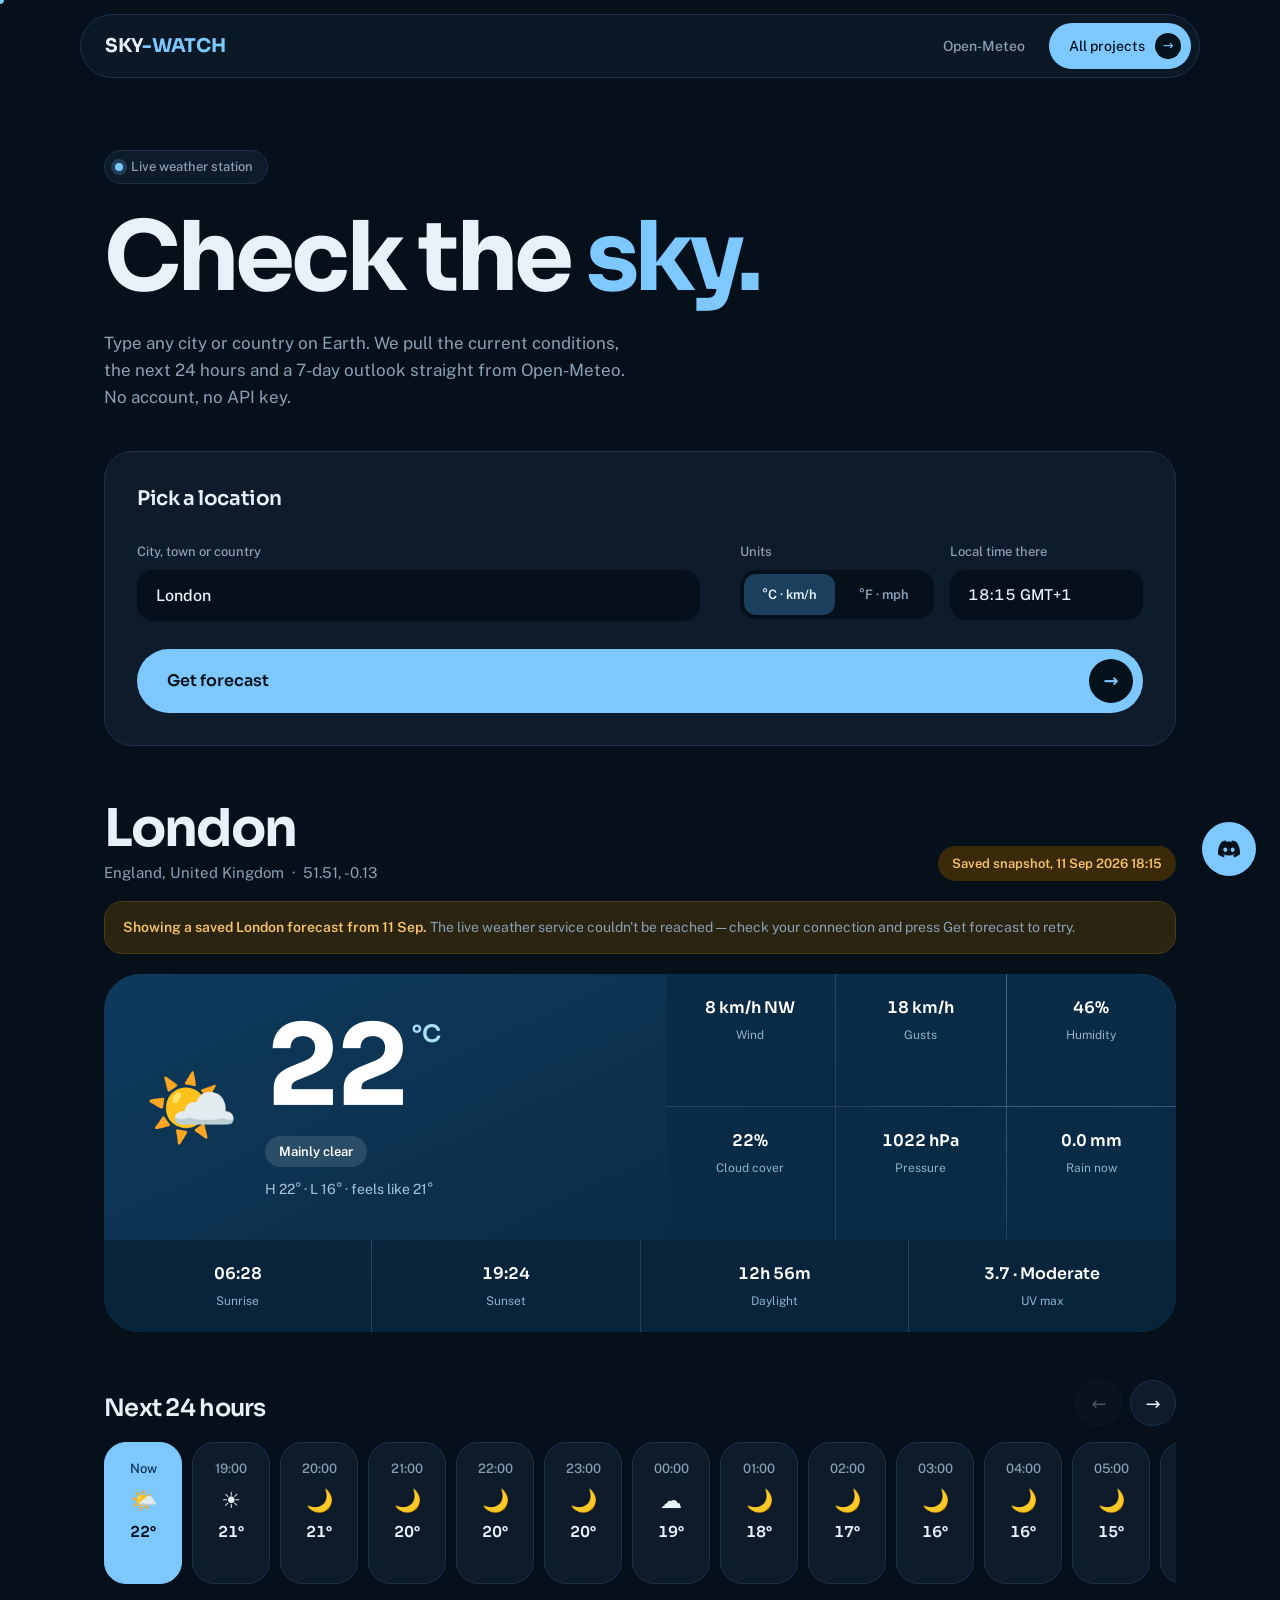
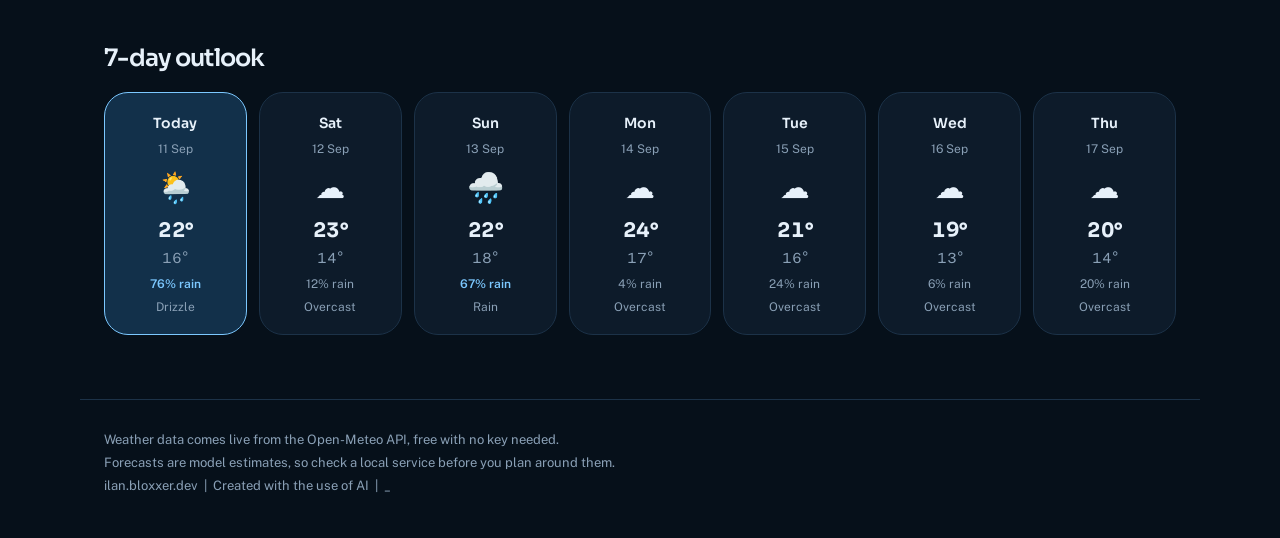
<file: sky-watch/index.html>
<!DOCTYPE html>
<html lang="en">
<head>
<meta charset="UTF-8">
<meta name="viewport" content="width=device-width, initial-scale=1.0">
<meta name="description" content="SKY-WATCH: live weather for any city, powered by Open-Meteo.">
<title>SKY-WATCH</title>
<link rel="stylesheet" href="https://fonts.googleapis.com/css2?family=Sora:wght@400;600;700&family=Public+Sans:wght@400;500;600&display=swap">
<style>
*,*::before,*::after{box-sizing:border-box;margin:0;padding:0}
:root{
  --bg:#06101a;--card:#0d1b2a;--card2:#122538;--ink:#e7f1fa;--ink2:#c9ddef;--mut:#8aa0b6;--line:#1c3248;
  --blue:#7cc8ff;--blue-soft:#12304a;--teal:#7cc8ff;--amber:#f5b94a;--coral:#ff7075;--onacc:#04121c;--accHi:#a9dcff;
  --disp:'Sora','Public Sans',system-ui,sans-serif;--body:'Public Sans',system-ui,sans-serif;
  --r:28px;
}
html{background:var(--bg)}
body{font-family:var(--body);background:var(--bg);color:var(--ink);min-height:100vh;font-size:15px;line-height:1.5;-webkit-font-smoothing:antialiased}
a{color:inherit;text-decoration:none}
button{font:inherit;color:inherit;background:none;border:none;cursor:pointer}
:focus-visible{outline:2px solid var(--blue);outline-offset:3px}
@media(hover:hover) and (pointer:fine){*{cursor:none!important}}

/* cursor: a small mint dot that turns dark over the mint buttons, and drops a raindrop ripple when you click */
#cursor-outer{position:fixed;pointer-events:none;z-index:99999;width:8px;height:8px;border-radius:50%;background:var(--blue);transform:translate(-50%,-50%);transition:width .2s,height .2s,border-radius .2s,background .15s}
body.cg #cursor-outer{background:var(--onacc)}
#cursor-inner{display:none}
body.ct #cursor-outer{width:3px;height:26px;border-radius:2px}
body.cd #cursor-outer{width:5px;height:5px}
.ripple{position:fixed;pointer-events:none;z-index:99998;width:14px;height:14px;border:1.5px solid var(--blue);border-radius:50%;margin:-7px 0 0 -7px;animation:rip .75s ease-out forwards}
@keyframes rip{from{transform:scale(1);opacity:.9}to{transform:scale(6);opacity:0}}
@media(hover:none){#cursor-outer,#cursor-inner{display:none}input[type=text]{font-size:16px}}

/* nav: floating pill */
nav{position:sticky;top:14px;z-index:100;max-width:1120px;margin:14px auto 0;padding:8px 8px 8px 24px;display:flex;align-items:center;justify-content:space-between;background:rgba(13,27,42,.82);backdrop-filter:blur(14px);border:1px solid var(--line);border-radius:999px;width:calc(100% - 32px)}
.logo{font-family:var(--disp);font-weight:700;font-size:19px;letter-spacing:-.3px}
.logo span{color:var(--blue)}
.nav-right{display:flex;align-items:center;gap:6px}
.nav-right a{font-size:14px;font-weight:500;color:var(--mut);padding:10px 18px;border-radius:999px;transition:background .2s,color .2s}
.nav-right a:hover{color:var(--ink);background:var(--card2)}
.nav-right a.cta{background:var(--blue);color:var(--onacc);display:flex;align-items:center;gap:10px;padding:10px 10px 10px 20px}
.nav-right a.cta:hover{background:var(--accHi);color:var(--onacc)}
.arr{width:26px;height:26px;border-radius:50%;background:var(--onacc);color:var(--blue);display:grid;place-items:center;font-size:13px;transition:transform .25s}
.cta:hover .arr{transform:translateX(3px)}

/* hero */
.hero{max-width:1120px;margin:0 auto;padding:72px 24px 40px}
.badge{display:inline-flex;align-items:center;gap:8px;background:var(--card);border:1px solid var(--line);border-radius:999px;padding:6px 14px 6px 10px;font-size:13px;font-weight:500;color:var(--mut);margin-bottom:26px}
.badge::before{content:'';width:8px;height:8px;border-radius:50%;background:var(--teal);box-shadow:0 0 0 4px rgba(124,200,255,.2)}
.hero h1{font-family:var(--disp);font-weight:700;font-size:clamp(44px,8vw,96px);line-height:1;letter-spacing:-.045em;max-width:12ch;text-wrap:balance}
.hero h1 span{color:var(--blue)}
.hero p{margin-top:24px;max-width:54ch;color:var(--mut);font-size:17px;line-height:1.6}

/* search */
.planner{max-width:1120px;margin:0 auto;padding:0 24px}
.planner-card{background:var(--card);border:1px solid var(--line);border-radius:var(--r);padding:32px;display:grid;grid-template-columns:1.4fr 1fr;gap:28px 40px}
.card-title{grid-column:1/-1;font-family:var(--disp);font-weight:600;font-size:20px;letter-spacing:-.02em}
.form-row{position:relative}
.form-row label,.form-row .form-label{font-size:13px;font-weight:500;color:var(--mut);display:block;margin-bottom:8px}
.input-wrap{position:relative}
input[type=text]{width:100%;background:var(--bg);border:1.5px solid transparent;border-radius:16px;color:var(--ink);font:500 16px var(--body);padding:15px 18px;outline:none;transition:border-color .15s,background .15s}
input[type=text]:focus{border-color:var(--blue);background:#0a1624}
input[type=text]::placeholder{color:#9aa6b6}
.autocomplete{position:absolute;top:calc(100% + 8px);left:0;right:0;z-index:200;background:#0f2033;border:1px solid var(--line);border-radius:18px;box-shadow:0 18px 40px rgba(0,0,0,.5);max-height:240px;overflow-y:auto;display:none;padding:6px}
.autocomplete.open{display:block}
.ac-item{padding:11px 14px;font-size:14px;border-radius:12px;color:var(--ink2)}
.ac-item:hover,.ac-item.selected{background:var(--blue-soft);color:var(--blue)}
.ac-item .ac-zone{float:right;font-size:12px;color:var(--mut)}
.form-row-2{display:grid;grid-template-columns:1fr 1fr;gap:16px}
.unit-tabs{display:flex;background:var(--bg);border-radius:16px;padding:4px;gap:4px}
.utab{flex:1;padding:11px 6px;font-size:13px;font-weight:600;color:var(--mut);border-radius:12px;transition:background .2s,color .2s}
.utab:hover{color:var(--ink)}
.utab.active{background:#1b3f5c;color:var(--ink)}
.readout{padding:14px 18px;border-radius:16px;background:var(--bg);font-weight:500;font-variant-numeric:tabular-nums}
.btn-plan{grid-column:1/-1;display:flex;align-items:center;justify-content:space-between;background:var(--blue);color:var(--onacc);font:600 16px var(--disp);border-radius:999px;padding:10px 10px 10px 30px;transition:background .2s}
.btn-plan .arr{width:44px;height:44px;font-size:18px}
.btn-plan:hover{background:var(--accHi)}
.btn-plan:hover .arr{transform:translateX(4px)}

.loading-state{text-align:center;padding:28px 0 0;display:none}
.loading-state.visible{display:block}
.spinner-big{display:inline-block;width:32px;height:32px;border:3px solid var(--line);border-top-color:var(--blue);border-radius:50%;animation:spin .8s linear infinite;margin-bottom:10px}
@keyframes spin{to{transform:rotate(360deg)}}
.loading-txt{font-size:14px;color:var(--mut)}
.error-state{background:#2a1215;border:1px solid #5a2327;border-radius:20px;padding:16px 22px;display:none;margin-top:20px}
.error-state.visible{display:block}
.error-state p{font-size:14px;color:#ff8a8e;overflow-wrap:anywhere}

/* results */
.results{max-width:1120px;margin:0 auto;padding:56px 24px 40px}
.status-row{display:flex;align-items:flex-end;justify-content:space-between;gap:12px;flex-wrap:wrap;margin-bottom:20px}
.place-name{font-family:var(--disp);font-size:clamp(30px,5vw,52px);font-weight:700;letter-spacing:-.04em;line-height:1.05;overflow-wrap:anywhere}
.place-name small{display:block;font:400 15px var(--body);letter-spacing:0;color:var(--mut);margin-top:8px}
.chip{font-size:13px;font-weight:600;padding:8px 14px;border-radius:999px;color:var(--blue);background:#12304a;white-space:nowrap}
.chip.snap{color:#f5c36b;background:#3a2a0a}
.chip.wait{color:var(--mut);background:var(--card);border:1px solid var(--line)}
.note{font-size:14px;color:var(--mut);line-height:1.6;margin:0 0 20px;display:none;background:#2a2410;border:1px solid #4a3d14;border-radius:18px;padding:14px 18px}
.note.visible{display:block}
.note b{color:#f5c36b;font-weight:600}
.note a{color:var(--blue);text-decoration:underline;text-underline-offset:3px}

/* now card: the one dark, bold moment */
.now-card{background:linear-gradient(155deg,#0e3a5c 0%,#0a2b45 70%);color:#fff;border-radius:36px;display:grid;grid-template-columns:1.1fr 1fr;overflow:hidden;position:relative}
.now-card::before{content:'';position:absolute;width:520px;height:520px;right:-160px;top:-220px;border-radius:50%;background:radial-gradient(circle,rgba(124,200,255,.38),transparent 65%);pointer-events:none}
.now-main{padding:40px;display:flex;align-items:center;gap:26px;position:relative}
.now-icon{font-size:76px;line-height:1}
.now-temp{font-family:var(--disp);font-size:clamp(64px,9vw,112px);font-weight:700;line-height:.95;letter-spacing:-.05em;font-variant-numeric:tabular-nums}
.now-temp span{font-size:24px;font-weight:600;color:#a9dcff;margin-left:6px;vertical-align:top;letter-spacing:0;line-height:1.7}
.now-cond{display:inline-block;margin-top:16px;font-size:13px;font-weight:600;padding:6px 14px;border-radius:999px;background:rgba(255,255,255,.12)}
.now-cond.severe{background:var(--coral)}
.now-range{font-size:14px;color:#a9c6dd;margin-top:12px}
.now-stats{display:grid;grid-template-columns:repeat(3,1fr);gap:1px;background:rgba(255,255,255,.1);position:relative}
.stat{background:#0a2b45;padding:22px 12px;text-align:center}
.stat-val{font-family:var(--disp);font-size:16px;font-weight:600;font-variant-numeric:tabular-nums;white-space:nowrap}
.stat-val.yellow{color:var(--amber)}
.stat-val.red{color:var(--coral)}
.stat-label{font-size:12px;color:#8fb0c8;margin-top:6px}
.sun-row{grid-column:1/-1;display:grid;grid-template-columns:repeat(4,1fr);gap:1px;background:rgba(255,255,255,.1);position:relative}
.sun-row .stat{background:#08243a}

.section-title{font-family:var(--disp);font-size:24px;font-weight:600;letter-spacing:-.03em;margin:48px 0 16px}

.hours-strip{display:flex;gap:10px;overflow-x:auto;padding-bottom:8px;scrollbar-width:none}
.hours-strip::-webkit-scrollbar{display:none}
.hour{flex:0 0 78px;padding:16px 6px;text-align:center;background:var(--card);border:1px solid var(--line);border-radius:22px}
.hour.now{background:var(--blue);border-color:var(--blue);color:var(--onacc)}
.hour-time{font-size:13px;color:var(--mut);font-weight:500}
.hour.now .hour-time{color:#0a3350}
.hour-icon{font-size:22px;line-height:1;margin:10px 0}
.hour-temp{font-family:var(--disp);font-size:15px;font-weight:600;font-variant-numeric:tabular-nums}
.hour-rain{font-size:12px;color:var(--mut);margin-top:6px;min-height:15px}
.hour.now .hour-rain{color:#0a3350}
.hour-rain.wet{color:var(--blue);font-weight:600}
.hour.now .hour-rain.wet{color:var(--onacc)}

.days-grid{display:grid;grid-template-columns:repeat(7,1fr);gap:12px}
.day{background:var(--card);border:1px solid var(--line);border-radius:24px;padding:20px 8px 18px;display:flex;flex-direction:column;align-items:center;gap:6px;text-align:center;transition:transform .25s,border-color .25s}
.days-grid.animate .day{animation:ProjectAppear .6s both;animation-delay:calc(var(--i)*70ms)}
.day:hover{transform:translateY(-4px);border-color:var(--blue)}
.day.today{background:var(--blue-soft);border-color:var(--blue)}
.day-name{font-family:var(--disp);font-size:14px;font-weight:600}
.day-date{font-size:12px;color:var(--mut)}
.day-icon{font-size:30px;line-height:1;margin:8px 0}
.day-hi{font-family:var(--disp);font-size:20px;font-weight:700;letter-spacing:-.02em;font-variant-numeric:tabular-nums}
.day-lo{font-size:14px;color:var(--mut);font-variant-numeric:tabular-nums;margin-top:-4px}
.day-rain{font-size:12px;color:var(--mut)}
.day-rain.wet{color:var(--blue);font-weight:600}
.day-desc{font-size:12px;color:var(--mut);line-height:1.35}

footer{max-width:1120px;margin:24px auto 0;padding:28px 24px 40px;border-top:1px solid var(--line);font-size:13px;color:var(--mut);line-height:1.8}
.blink{animation:blink 1.2s infinite;display:inline-block}
@keyframes blink{0%,100%{opacity:1}50%{opacity:.2}}
@keyframes ProjectAppear{from{opacity:0;transform:translateY(40px)}to{opacity:1;transform:none}}

.discord-fab{position:fixed;bottom:24px;right:24px;width:54px;height:54px;display:grid;place-items:center;background:var(--blue);color:var(--onacc);border-radius:50%;z-index:500;transition:background .2s,transform .2s}
.discord-fab:hover{background:var(--accHi);transform:translateY(-3px)}
.discord-fab-ring{display:none}

.section-head{display:flex;align-items:flex-end;justify-content:space-between;gap:12px;margin:48px 0 16px}
.section-head .section-title{margin:0}
.scroll-btns{display:flex;gap:8px}
.scroll-btn{width:46px;height:46px;border-radius:50%;background:var(--card);border:1px solid var(--line);color:var(--ink);font-size:18px;display:grid;place-items:center;transition:transform .3s cubic-bezier(.2,.8,.2,1),background .2s,color .2s,box-shadow .3s,opacity .2s}
.scroll-btn:not(:disabled):hover{background:var(--blue);color:var(--onacc);border-color:var(--blue);transform:translateY(-3px);box-shadow:0 10px 24px rgba(124,200,255,.35)}
.scroll-btn:not(:disabled):active{transform:scale(.93)}
.scroll-btn:disabled{opacity:.3;cursor:default}
/* stronger button hovers */
.nav-right a.cta,.btn-plan,.utab,.discord-fab,.nav-right a{transition:transform .3s cubic-bezier(.2,.8,.2,1),box-shadow .3s,background .2s,color .2s}
.arr{transition:transform .35s cubic-bezier(.2,.8,.2,1)}
.nav-right a.cta:hover,.btn-plan:hover{transform:translateY(-4px);box-shadow:0 12px 30px rgba(124,200,255,.4)}
.nav-right a.cta:active,.btn-plan:active{transform:translateY(0) scale(.97);box-shadow:none}
.nav-right a.cta:hover .arr,.btn-plan:hover .arr{transform:translateX(5px) rotate(-45deg) scale(1.12)}
.nav-right a:not(.cta):hover{transform:translateY(-2px)}
.utab:not(.active):hover{background:#173653;transform:translateY(-2px)}
.utab:active{transform:scale(.95)}
.discord-fab:hover{transform:translateY(-6px) scale(1.12) rotate(-8deg);box-shadow:0 14px 30px rgba(124,200,255,.45)}
.discord-fab:active{transform:scale(.95)}

@media(max-width:860px){
  .planner-card{grid-template-columns:1fr}
  .now-card{grid-template-columns:1fr}
  .days-grid{grid-template-columns:repeat(4,1fr)}
  .sun-row{grid-template-columns:repeat(2,1fr)}
}
@media(max-width:520px){
  .hero{padding-top:48px}
  .nav-right a:not(.cta){display:none}
  .planner-card{padding:22px}
  .form-row-2{grid-template-columns:1fr}
  .now-main{padding:28px 24px;gap:18px}
  .now-icon{font-size:56px}
  .days-grid{grid-template-columns:repeat(2,1fr)}
}
@media(prefers-reduced-motion:reduce){*,*::before,*::after{animation:none!important;transition:none!important}}
@media print{body{background:#fff}#cursor-outer,#cursor-inner,nav,.planner,.discord-fab{display:none!important}}
</style>
</head>
<body>

<div id="cursor-outer" style="left:0;top:0;"></div>
<div id="cursor-inner"></div>

<nav>
  <a class="logo" href="https://ilan.bloxxer.dev">SKY<span>-WATCH</span></a>
  <div class="nav-right">
    <a href="https://open-meteo.com" target="_blank" rel="noopener">Open-Meteo</a>
    <a class="cta" href="https://ilan.bloxxer.dev">All projects <span class="arr">&rarr;</span></a>
  </div>
</nav>

<header class="hero">
  <div class="badge">Live weather station</div>
  <h1>Check the <span>sky.</span></h1>
  <p>Type any city or country on Earth. We pull the current conditions, the next 24 hours and a 7-day outlook straight from Open-Meteo. No account, no API key.</p>
</header>

<div class="planner">
  <div class="planner-card">
    <div class="card-title">Pick a location</div>

    <div class="form-row">
      <label for="city-input">City, town or country</label>
      <div class="input-wrap">
        <input type="text" id="city-input" placeholder="e.g. London or Japan" autocomplete="off" maxlength="80" value="London" role="combobox" aria-autocomplete="list" aria-haspopup="listbox" aria-expanded="false" aria-controls="city-ac">
        <div class="autocomplete" id="city-ac" role="listbox" aria-label="Matching places"></div>
      </div>
    </div>

    <div class="form-row-2">
      <div class="form-row">
        <div class="form-label" id="units-label">Units</div>
        <div class="unit-tabs" id="unit-tabs" role="group" aria-labelledby="units-label">
          <button class="utab active" data-u="c" type="button" aria-pressed="true">°C · km/h</button>
          <button class="utab" data-u="f" type="button" aria-pressed="false">°F · mph</button>
        </div>
      </div>
      <div class="form-row">
        <div class="form-label">Local time there</div>
        <div class="readout" id="local-time">--:--</div>
      </div>
    </div>

    <button class="btn-plan" id="go-btn" type="button">Get forecast <span class="arr">&rarr;</span></button>
  </div>

  <div class="loading-state" id="loading">
    <div class="spinner-big"></div>
    <div class="loading-txt">Fetching the latest readings…</div>
  </div>
  <div class="error-state" id="error"><p id="error-text"></p></div>
</div>

<main class="results" id="results">
  <div class="status-row">
    <div class="place-name" id="place-name"></div>
    <div class="chip" id="status-chip"></div>
  </div>
  <div class="note" id="note"></div>

  <div class="now-card">
    <div class="now-main">
      <div class="now-icon" id="now-icon"></div>
      <div>
        <div class="now-temp" id="now-temp"></div>
        <div class="now-cond" id="now-cond"></div>
        <div class="now-range" id="now-range"></div>
      </div>
    </div>
    <div class="now-stats" id="now-stats"></div>
    <div class="sun-row" id="sun-row"></div>
  </div>

  <div class="section-head">
    <h2 class="section-title">Next 24 hours</h2>
    <div class="scroll-btns">
      <button class="scroll-btn" id="hours-prev" type="button" aria-label="Earlier hours">&larr;</button>
      <button class="scroll-btn" id="hours-next" type="button" aria-label="Later hours">&rarr;</button>
    </div>
  </div>
  <div class="hours-strip" id="hours"></div>

  <h2 class="section-title">7-day outlook</h2>
  <div class="days-grid" id="days"></div>
</main>

<footer>
  Weather data comes live from the Open-Meteo API, free with no key needed.<br>
  Forecasts are model estimates, so check a local service before you plan around them.<br>
  ilan.bloxxer.dev &nbsp;|&nbsp; Created with the use of AI &nbsp;|&nbsp; <span class="blink">_</span>
</footer>

<a href="https://discord.gg/vfW7kdccHK" target="_blank" rel="noopener" class="discord-fab" title="Join the Discord" aria-label="Join the Discord">
  <svg viewBox="0 0 24 24" width="22" height="22" fill="currentColor">
    <path d="M20.317 4.37a19.79 19.79 0 0 0-4.885-1.515.07.07 0 0 0-.073.035c-.211.375-.444.864-.608 1.25a18.27 18.27 0 0 0-5.487 0 12.64 12.64 0 0 0-.617-1.25.07.07 0 0 0-.073-.035A19.74 19.74 0 0 0 3.68 4.37a.064.064 0 0 0-.03.027C.533 9.046-.32 13.58.099 18.057a.08.08 0 0 0 .031.055 19.9 19.9 0 0 0 5.993 3.03.078.078 0 0 0 .084-.028 14.09 14.09 0 0 0 1.226-1.994.076.076 0 0 0-.041-.106 13.1 13.1 0 0 1-1.872-.892.077.077 0 0 1-.008-.128c.126-.094.252-.192.372-.291a.074.074 0 0 1 .077-.01c3.927 1.793 8.18 1.793 12.061 0a.073.073 0 0 1 .078.01c.12.099.246.197.373.291a.077.077 0 0 1-.006.128 12.3 12.3 0 0 1-1.873.892.076.076 0 0 0-.04.106c.36.698.772 1.364 1.225 1.994a.076.076 0 0 0 .084.028 19.84 19.84 0 0 0 6.002-3.03.077.077 0 0 0 .032-.055c.5-5.177-.838-9.673-3.549-13.66a.061.061 0 0 0-.03-.028ZM8.02 15.33c-1.183 0-2.157-1.085-2.157-2.419 0-1.333.955-2.418 2.157-2.418 1.21 0 2.176 1.094 2.157 2.418 0 1.334-.955 2.419-2.157 2.419Zm7.974 0c-1.183 0-2.157-1.085-2.157-2.419 0-1.333.955-2.418 2.157-2.418 1.21 0 2.176 1.094 2.157 2.418 0 1.334-.946 2.419-2.157 2.419Z"/>
  </svg>
</a>
<script>
/* ---------- custom cursor (same as the rest of the site) ---------- */
(function(){
  var o=document.getElementById('cursor-outer'),i=document.getElementById('cursor-inner');
  if(!o||!i)return;
  // the dot follows the mouse exactly: no smoothing, so there is no lag
  document.addEventListener('mousemove',function(e){o.style.left=e.clientX+'px';o.style.top=e.clientY+'px';});
  var GREEN='a.cta,.btn-plan,.discord-fab,.hour.now,.scroll-btn:not(:disabled):hover';
  document.addEventListener('mouseover',function(e){document.body.classList.toggle('cg',!!e.target.closest(GREEN));});
  document.addEventListener('mouseleave',function(){document.body.classList.remove('cg');});
  document.addEventListener('mousedown',function(e){document.body.classList.add('cd');if(matchMedia('(prefers-reduced-motion:reduce)').matches)return;var r=document.createElement('span');r.className='ripple';r.style.left=e.clientX+'px';r.style.top=e.clientY+'px';if(e.target.closest(GREEN))r.style.borderColor='#04121c';document.body.appendChild(r);setTimeout(function(){r.remove();},800);});
  document.addEventListener('mouseup',function(){document.body.classList.remove('cd');});
  document.addEventListener('mouseover',function(e){
    var t=e.target;
    var el=t.closest('a,button,.ac-item,.day');if(el){document.body.classList.add('ch');}
    else if(t.closest('input')){document.body.classList.add('ct');}
  });
  document.addEventListener('mouseout',function(e){
    var t=e.target;
    if(t.closest('a,button,.ac-item,.day'))document.body.classList.remove('ch');
    if(t.closest('input'))document.body.classList.remove('ct');
  });
})();

/* Where the live page lives. Left empty until the page has a public home. */
const LIVE_URL='';
/* Are we inside a locked-down preview (the claude.ai artifact viewer)? */
const IN_PREVIEW=/claude/i.test(location.hostname)||(function(){try{return window.self!==window.top;}catch(e){return true;}})();

/* ---------- saved snapshot: London, fetched 11 Sep 2026 18:15 local ---------- */
/* Used only when the live fetch fails (e.g. inside a locked-down preview, or offline). */
const SNAPSHOT={
  place:{name:'London',admin1:'England',country:'United Kingdom',latitude:51.5072,longitude:-0.1276},
  data:{
    timezone:'Europe/London',timezone_abbreviation:'GMT+1',
    current:{time:'2026-09-11T18:15',temperature_2m:21.7,relative_humidity_2m:46,apparent_temperature:20.5,is_day:1,precipitation:0,weather_code:1,wind_speed_10m:7.6,wind_direction_10m:309,wind_gusts_10m:17.6,cloud_cover:22,pressure_msl:1022},
    hourly:{
      time:['2026-09-11T18:00','2026-09-11T19:00','2026-09-11T20:00','2026-09-11T21:00','2026-09-11T22:00','2026-09-11T23:00','2026-09-12T00:00','2026-09-12T01:00','2026-09-12T02:00','2026-09-12T03:00','2026-09-12T04:00','2026-09-12T05:00','2026-09-12T06:00','2026-09-12T07:00','2026-09-12T08:00','2026-09-12T09:00','2026-09-12T10:00','2026-09-12T11:00','2026-09-12T12:00','2026-09-12T13:00','2026-09-12T14:00','2026-09-12T15:00','2026-09-12T16:00','2026-09-12T17:00'],
      temperature_2m:[21.8,21.3,20.8,20.2,19.9,19.6,18.8,17.8,17.0,16.3,15.6,14.9,14.5,14.0,14.4,15.3,17.1,18.7,20.3,21.7,22.7,23.2,23.4,22.6],
      precipitation_probability:[0,0,0,0,0,0,0,0,0,0,0,0,0,0,0,0,0,1,2,2,1,0,0,1],
      weather_code:[1,0,0,0,0,1,2,1,0,0,0,0,0,0,0,0,0,1,0,0,0,1,3,3],
      is_day:[1,1,0,0,0,0,0,0,0,0,0,0,0,1,1,1,1,1,1,1,1,1,1,1],
      uv_index:[0.15,0,0,0,0,0,0,0,0,0,0,0,0,0,0.25,0.75,1.75,2.75,3.55,3.75,3.4,2.25,1.15,0.4]
    },
    daily:{
      time:['2026-09-11','2026-09-12','2026-09-13','2026-09-14','2026-09-15','2026-09-16','2026-09-17'],
      weather_code:[53,3,63,3,3,3,3],
      temperature_2m_max:[22.0,23.4,22.1,23.6,20.6,18.8,19.7],
      temperature_2m_min:[16.2,14.0,18.0,16.5,16.4,13.2,14.2],
      precipitation_probability_max:[76,12,67,4,24,6,20],
      sunrise:['2026-09-11T06:28','2026-09-12T06:30','2026-09-13T06:32','2026-09-14T06:33','2026-09-15T06:35','2026-09-16T06:36','2026-09-17T06:38'],
      sunset:['2026-09-11T19:24','2026-09-12T19:21','2026-09-13T19:19','2026-09-14T19:17','2026-09-15T19:15','2026-09-16T19:12','2026-09-17T19:10'],
      uv_index_max:[3.7,3.75,1.55,4.45,2.15,4.2,3.75]
    }
  }
};

/* ---------- helpers ---------- */
const $=s=>document.querySelector(s);
const esc=s=>String(s).replace(/[&<>"']/g,c=>({'&':'&amp;','<':'&lt;','>':'&gt;','"':'&quot;',"'":'&#39;'}[c]));
const WMO={
  0:['Clear sky','☀️','🌙'],1:['Mainly clear','🌤️','🌙'],2:['Partly cloudy','⛅','☁️'],3:['Overcast','☁️','☁️'],
  45:['Fog','🌫️'],48:['Freezing fog','🌫️'],
  51:['Light drizzle','🌦️'],53:['Drizzle','🌦️'],55:['Heavy drizzle','🌧️'],56:['Freezing drizzle','🌧️'],57:['Freezing drizzle','🌧️'],
  61:['Light rain','🌧️'],63:['Rain','🌧️'],65:['Heavy rain','🌧️'],66:['Freezing rain','🌧️'],67:['Freezing rain','🌧️'],
  71:['Light snow','🌨️'],73:['Snow','🌨️'],75:['Heavy snow','❄️'],77:['Snow grains','🌨️'],
  80:['Light showers','🌦️'],81:['Showers','🌧️'],82:['Violent showers','⛈️'],85:['Snow showers','🌨️'],86:['Heavy snow showers','❄️'],
  95:['Thunderstorm','⛈️'],96:['Thunder + hail','⛈️'],99:['Thunder + heavy hail','⛈️']
};
const SEVERE=[65,67,75,82,86,95,96,99];
const wmo=(code,isDay)=>{const w=WMO[code]||['Unknown','❔'];return{text:w[0],icon:isDay?w[1]:(w[2]||w[1]),severe:SEVERE.includes(code)};};
const DIRS=['N','NE','E','SE','S','SW','W','NW'];
const compass=deg=>deg==null?'':DIRS[Math.round(deg/45)%8];
const DOW=['Sun','Mon','Tue','Wed','Thu','Fri','Sat'];
const MON=['Jan','Feb','Mar','Apr','May','Jun','Jul','Aug','Sep','Oct','Nov','Dec'];
function dateBits(iso){const [y,m,d]=iso.slice(0,10).split('-').map(Number);const dow=new Date(Date.UTC(y,m-1,d)).getUTCDay();return{d,mon:MON[m-1],dow:DOW[dow],year:y};}
const hhmm=iso=>(iso||'').slice(11,16);
const uvLabel=u=>u<3?'Low':u<6?'Moderate':u<8?'High':u<11?'Very high':'Extreme';
const uvClass=u=>u>=8?'red':u>=6?'yellow':'';
/* Open-Meteo can send null for a reading it doesn't have: show a dash rather than crash. */
const fmt=(x,f)=>x==null?'—':f(x);

const state={unit:'c',place:null,data:null,mode:'wait',results:[],selected:-1,req:0,settled:false};
const temp=c=>fmt(c,v=>Math.round(state.unit==='c'?v:v*9/5+32)+'°');
const wind=k=>fmt(k,v=>state.unit==='c'?Math.round(v)+' km/h':Math.round(v*0.621371)+' mph');

/* ---------- rendering ---------- */
function render(){
  const p=state.place,d=state.data,c=d.current,dy=d.daily,h=d.hourly;
  const where=[p.admin1,p.country].filter(Boolean).join(', ');
  $('#place-name').innerHTML=esc(p.name)+'<small>'+esc(where)+(where?' &nbsp;·&nbsp; ':'')+p.latitude.toFixed(2)+', '+p.longitude.toFixed(2)+'</small>';

  const chip=$('#status-chip'),note=$('#note');
  const b=dateBits(c.time);
  if(state.mode==='live'){
    chip.className='chip';chip.innerHTML='<span class="blink">●</span> Live, updated '+hhmm(c.time)+' '+esc(d.timezone_abbreviation||'');
    note.className='note';note.textContent='';
  }else if(state.mode==='wait'){
    chip.className='chip wait';chip.innerHTML='<span class="blink">●</span> Connecting…';
    note.className='note';note.textContent='';
  }else{
    chip.className='chip snap';chip.textContent='Saved snapshot, '+b.d+' '+b.mon+' '+b.year+' '+hhmm(c.time);
    note.className='note visible';
    let msg='<b>Showing a saved London forecast from '+b.d+' '+b.mon+'.</b> ';
    if(IN_PREVIEW){
      msg+='This preview blocks outside services, so live weather can\'t load here.';
      msg+=LIVE_URL?' <a href="'+esc(LIVE_URL)+'" target="_blank" rel="noopener">Open the live version</a> for real-time weather anywhere on Earth.'
                   :' Open the page from a normal web host, or straight from the file, for live weather.';
    }else{
      msg+='The live weather service couldn\'t be reached — check your connection and press Get forecast to retry.';
    }
    note.innerHTML=msg;
  }
  $('#local-time').textContent=hhmm(c.time)+' '+(d.timezone_abbreviation||'');

  const today=c.time.slice(0,10);
  const t=Math.max(0,dy.time.indexOf(today));          /* near midnight the API's first day can be yesterday */

  const w=wmo(c.weather_code,c.is_day==null?1:c.is_day);
  $('#now-icon').textContent=w.icon;
  $('#now-temp').innerHTML=temp(c.temperature_2m).replace('°','')+'<span>°'+(state.unit==='c'?'C':'F')+'</span>';
  const cond=$('#now-cond');cond.textContent=w.text;cond.className='now-cond'+(w.severe?' severe':'');
  $('#now-range').textContent='H '+temp(dy.temperature_2m_max[t])+' · L '+temp(dy.temperature_2m_min[t])+' · feels like '+temp(c.apparent_temperature);

  const gust=c.wind_gusts_10m;
  const stats=[
    ['Wind',(wind(c.wind_speed_10m)+' '+compass(c.wind_direction_10m)).trim(),''],
    ['Gusts',wind(gust),gust>=60?'red':gust>=40?'yellow':''],
    ['Humidity',fmt(c.relative_humidity_2m,v=>v+'%'),''],
    ['Cloud cover',fmt(c.cloud_cover,v=>v+'%'),''],
    ['Pressure',fmt(c.pressure_msl,v=>Math.round(v)+' hPa'),''],
    ['Rain now',fmt(c.precipitation,v=>v.toFixed(1)+' mm'),c.precipitation>=2?'yellow':'']
  ];
  $('#now-stats').innerHTML=stats.map(s=>'<div class="stat"><div class="stat-val '+s[2]+'">'+esc(s[1])+'</div><div class="stat-label">'+s[0]+'</div></div>').join('');

  /* Sunrise/sunset. Near the poles Open-Meteo marks "no sunrise/no sunset" days with 00:00 stamps. */
  const sr=dy.sunrise[t]||'',ss=dy.sunset[t]||'';
  const polar=hhmm(sr)==='00:00'&&hhmm(ss)==='00:00';
  const polarDay=polar&&ss.slice(0,10)>sr.slice(0,10);
  let sunCells;
  if(polar||!sr||!ss){
    sunCells=[['Sunrise','—',''],['Sunset','—',''],['Daylight',polarDay?'24h, polar day':(polar?'0h, polar night':'—'),'']];
  }else{
    const a=hhmm(sr),z=hhmm(ss);
    const mins=(((+z.slice(0,2))*60+(+z.slice(3)))-((+a.slice(0,2))*60+(+a.slice(3)))+1440)%1440;
    sunCells=[['Sunrise',a,''],['Sunset',z,''],['Daylight',Math.floor(mins/60)+'h '+String(mins%60).padStart(2,'0')+'m','']];
  }
  const uv=dy.uv_index_max[t];
  sunCells.push(['UV max',fmt(uv,v=>v.toFixed(1)+' · '+uvLabel(v)),uv==null?'':uvClass(uv)]);
  $('#sun-row').innerHTML=sunCells.map(s=>'<div class="stat"><div class="stat-val '+s[2]+'">'+s[1]+'</div><div class="stat-label">'+s[0]+'</div></div>').join('');

  const nowHour=c.time.slice(0,13);
  $('#hours').innerHTML=h.time.map((tm,i)=>{
    const isDay=h.is_day?h.is_day[i]:1;
    const hw=wmo(h.weather_code[i],isDay);const pp=h.precipitation_probability[i];
    const isNow=tm.slice(0,13)===nowHour;
    return '<div class="hour'+(isNow?' now':'')+'"><div class="hour-time">'+(isNow?'Now':hhmm(tm))+'</div><div class="hour-icon">'+hw.icon+'</div><div class="hour-temp">'+temp(h.temperature_2m[i])+'</div><div class="hour-rain'+(pp>=50?' wet':'')+'">'+(pp>0?pp+'%':'')+'</div></div>';
  }).join('');

  const daysEl=$('#days');
  daysEl.classList.toggle('animate',!state.settled);
  daysEl.innerHTML=dy.time.map((tm,i)=>{
    const db=dateBits(tm);const dw=wmo(dy.weather_code[i],true);const pp=dy.precipitation_probability_max[i];
    const isToday=tm===today;
    return '<div class="day'+(isToday?' today':'')+'" style="--i:'+i+'"><div class="day-name">'+(isToday?'Today':db.dow)+'</div><div class="day-date">'+db.d+' '+db.mon+'</div><div class="day-icon">'+dw.icon+'</div><div class="day-hi">'+temp(dy.temperature_2m_max[i])+'</div><div class="day-lo">'+temp(dy.temperature_2m_min[i])+'</div><div class="day-rain'+(pp>=50?' wet':'')+'">'+fmt(pp,v=>v+'% rain')+'</div><div class="day-desc">'+dw.text+'</div></div>';
  }).join('');
  if(state.mode!=='wait')state.settled=true;
}

/* ---------- network ---------- */
function forecastURL(p){
  return 'https://api.open-meteo.com/v1/forecast?latitude='+p.latitude+'&longitude='+p.longitude
    +'&current=temperature_2m,relative_humidity_2m,apparent_temperature,is_day,precipitation,weather_code,wind_speed_10m,wind_direction_10m,wind_gusts_10m,cloud_cover,pressure_msl'
    +'&hourly=temperature_2m,precipitation_probability,weather_code,is_day,uv_index'
    +'&daily=weather_code,temperature_2m_max,temperature_2m_min,precipitation_probability_max,sunrise,sunset,uv_index_max'
    +'&timezone=auto&forecast_days=7&forecast_hours=24';
}
const geoURL=q=>'https://geocoding-api.open-meteo.com/v1/search?name='+encodeURIComponent(q)+'&count=6&language=en&format=json';

async function getJSON(url){
  const c=new AbortController();const t=setTimeout(()=>c.abort(),9000);
  try{const r=await fetch(url,{signal:c.signal});if(!r.ok)throw new Error('HTTP '+r.status);return await r.json();}
  finally{clearTimeout(t);}
}

const loading=$('#loading'),errBox=$('#error'),errText=$('#error-text');
function showError(msg){errText.textContent=msg;errBox.classList.add('visible');}
function hideError(){errBox.classList.remove('visible');}

async function loadPlace(place,quiet){
  const my=++state.req;                                  /* if a newer request starts, this one's reply is ignored */
  hideError();loading.classList.add('visible');
  try{
    const data=await getJSON(forecastURL(place));
    if(my!==state.req)return;
    state.place=place;state.data=data;state.mode='live';render();
  }catch(e){
    if(my!==state.req)return;
    if(quiet){ if(state.mode==='wait'){state.mode='snapshot';render();} }
    else showError('Couldn\'t fetch live weather right now. Check your connection and try again — still showing the last forecast.');
  }finally{ if(my===state.req)loading.classList.remove('visible'); }
}

/* ---------- built-in country list: every ISO country + territory, mapped to its capital ---------- */
/* Searchable even when the online city lookup is unreachable. [name, code, capital, lat, lon] */
const COUNTRIES=[["Afghanistan","AF","Kabul",34.53,69.17],["Albania","AL","Tirana",41.33,19.82],["Algeria","DZ","Algiers",36.73,3.09],["American Samoa","AS","Pago Pago",-14.28,-170.7],["Andorra","AD","Andorra la Vella",42.51,1.52],["Angola","AO","Luanda",-8.84,13.23],["Anguilla","AI","The Valley",18.22,-63.06],["Antarctica","AQ","Antarctica",-90,0],["Antigua and Barbuda","AG","Saint John's",17.05,-61.8],["Argentina","AR","Buenos Aires",-34.61,-58.38],["Armenia","AM","Yerevan",40.18,44.51],["Aruba","AW","Oranjestad",12.52,-70.03],["Australia","AU","Canberra",-35.28,149.13],["Austria","AT","Vienna",48.21,16.37],["Azerbaijan","AZ","Baku",40.38,49.89],["Bahamas","BS","Nassau",25.06,-77.34],["Bahrain","BH","Manama",26.23,50.59],["Bangladesh","BD","Dhaka",23.71,90.41],["Barbados","BB","Bridgetown",13.11,-59.62],["Belarus","BY","Minsk",53.9,27.57],["Belgium","BE","Brussels",50.85,4.35],["Belize","BZ","Belmopan",17.25,-88.76],["Benin","BJ","Porto-Novo",6.5,2.6],["Bermuda","BM","Hamilton",32.29,-64.78],["Bhutan","BT","Thimphu",27.47,89.64],["Bolivia","BO","Sucre",-19.03,-65.26],["Bosnia and Herzegovina","BA","Sarajevo",43.85,18.36],["Botswana","BW","Gaborone",-24.65,25.91],["Bouvet Island","BV","Bouvet Island",-54.43,3.4],["Brazil","BR","Brasília",-15.78,-47.93],["British Indian Ocean Territory","IO","Diego Garcia",-6,71.5],["British Virgin Islands","VG","Road Town",18.43,-64.62],["Brunei","BN","Bandar Seri Begawan",4.89,114.94],["Bulgaria","BG","Sofia",42.7,23.32],["Burkina Faso","BF","Ouagadougou",12.37,-1.53],["Burundi","BI","Gitega",-3.43,29.92],["Cambodia","KH","Phnom Penh",11.56,104.92],["Cameroon","CM","Yaoundé",3.87,11.52],["Canada","CA","Ottawa",45.41,-75.7],["Cape Verde","CV","Praia",14.93,-23.51],["Caribbean Netherlands","BQ","Kralendijk",12.15,-68.27],["Cayman Islands","KY","George Town",19.29,-81.37],["Central African Republic","CF","Bangui",4.36,18.55],["Chad","TD","N'Djamena",12.11,15.04],["Chile","CL","Santiago",-33.46,-70.65],["China","CN","Beijing",39.91,116.4],["Christmas Island","CX","Flying Fish Cove",-10.42,105.68],["Cocos (Keeling) Islands","CC","West Island",-12.16,96.82],["Colombia","CO","Bogotá",4.61,-74.08],["Comoros","KM","Moroni",-11.7,43.26],["Congo","CG","Brazzaville",-4.27,15.28],["Cook Islands","CK","Avarua",-21.21,-159.78],["Costa Rica","CR","San José",9.93,-84.08],["Croatia","HR","Zagreb",45.81,15.98],["Cuba","CU","Havana",23.13,-82.38],["Curaçao","CW","Willemstad",12.12,-68.89],["Cyprus","CY","Nicosia",35.17,33.35],["Czechia","CZ","Prague",50.09,14.42],["DR Congo","CD","Kinshasa",-4.33,15.31],["Denmark","DK","Copenhagen",55.68,12.57],["Djibouti","DJ","Djibouti",11.59,43.15],["Dominica","DM","Roseau",15.3,-61.39],["Dominican Republic","DO","Santo Domingo",18.47,-69.89],["Ecuador","EC","Quito",-0.23,-78.52],["Egypt","EG","Cairo",30.06,31.25],["El Salvador","SV","San Salvador",13.69,-89.19],["Equatorial Guinea","GQ","Malabo",3.76,8.78],["Eritrea","ER","Asmara",15.34,38.93],["Estonia","EE","Tallinn",59.44,24.75],["Eswatini","SZ","Lobamba",-26.47,31.2],["Ethiopia","ET","Addis Ababa",9.02,38.75],["Falkland Islands","FK","Stanley",-51.69,-57.86],["Faroe Islands","FO","Tórshavn",62.01,-6.77],["Fiji","FJ","Suva",-18.14,178.43],["Finland","FI","Helsinki",60.17,24.94],["France","FR","Paris",48.85,2.35],["French Guiana","GF","Cayenne",4.94,-52.33],["French Polynesia","PF","Papeetē",-17.53,-149.57],["French Southern and Antarctic Lands","TF","Port-aux-Français",-49.35,70.22],["Gabon","GA","Libreville",0.39,9.45],["Gambia","GM","Banjul",13.45,-16.58],["Georgia","GE","Tbilisi",41.69,44.83],["Germany","DE","Berlin",52.52,13.41],["Ghana","GH","Accra",5.56,-0.2],["Gibraltar","GI","Gibraltar",36.14,-5.35],["Greece","GR","Athens",37.98,23.73],["Greenland","GL","Nuuk",64.18,-51.72],["Grenada","GD","St. George's",12.05,-61.75],["Guadeloupe","GP","Basse-Terre",16.0,-61.73],["Guam","GU","Hagåtña",13.48,144.75],["Guatemala","GT","Guatemala City",14.64,-90.51],["Guernsey","GG","St. Peter Port",49.47,-2.58],["Guinea","GN","Conakry",9.54,-13.68],["Guinea-Bissau","GW","Bissau",11.86,-15.6],["Guyana","GY","Georgetown",6.8,-58.16],["Haiti","HT","Port-au-Prince",18.54,-72.34],["Heard Island and McDonald Islands","HM","Heard Island and McDonald Islands",-53.1,72.52],["Honduras","HN","Tegucigalpa",14.08,-87.21],["Hong Kong","HK","City of Victoria",22.27,114.19],["Hungary","HU","Budapest",47.5,19.04],["Iceland","IS","Reykjavik",64.14,-21.9],["India","IN","New Delhi",28.62,77.21],["Indonesia","ID","Jakarta",-6.21,106.85],["Iran","IR","Tehran",35.69,51.42],["Iraq","IQ","Baghdad",33.34,44.4],["Ireland","IE","Dublin",53.33,-6.25],["Isle of Man","IM","Douglas",54.15,-4.48],["Israel","IL","Jerusalem",31.77,35.22],["Italy","IT","Rome",41.89,12.51],["Ivory Coast","CI","Yamoussoukro",6.82,-5.28],["Jamaica","JM","Kingston",18.0,-76.79],["Japan","JP","Tokyo",35.69,139.69],["Jersey","JE","Saint Helier",49.19,-2.1],["Jordan","JO","Amman",31.96,35.95],["Kazakhstan","KZ","Astana",51.18,71.45],["Kenya","KE","Nairobi",-1.28,36.82],["Kiribati","KI","South Tarawa",1.42,173],["Kosovo","XK","Pristina",42.67,21.17],["Kuwait","KW","Kuwait City",29.37,47.97],["Kyrgyzstan","KG","Bishkek",42.87,74.59],["Laos","LA","Vientiane",17.97,102.6],["Latvia","LV","Riga",56.95,24.11],["Lebanon","LB","Beirut",33.89,35.5],["Lesotho","LS","Maseru",-29.32,27.48],["Liberia","LR","Monrovia",6.3,-10.8],["Libya","LY","Tripoli",32.89,13.19],["Liechtenstein","LI","Vaduz",47.14,9.52],["Lithuania","LT","Vilnius",54.69,25.28],["Luxembourg","LU","Luxembourg",49.75,6.17],["Macau","MO","Macau",22.17,113.55],["Madagascar","MG","Antananarivo",-18.91,47.54],["Malawi","MW","Lilongwe",-13.97,33.79],["Malaysia","MY","Kuala Lumpur",3.14,101.69],["Maldives","MV","Malé",4.18,73.51],["Mali","ML","Bamako",12.61,-7.98],["Malta","MT","Valletta",35.9,14.51],["Marshall Islands","MH","Majuro",7.09,171.38],["Martinique","MQ","Fort-de-France",14.6,-61.07],["Mauritania","MR","Nouakchott",18.09,-15.98],["Mauritius","MU","Port Louis",-20.16,57.5],["Mayotte","YT","Mamoudzou",-12.78,45.23],["Mexico","MX","Mexico City",19.43,-99.13],["Micronesia","FM","Palikir",6.92,158.16],["Moldova","MD","Chișinău",47.01,28.86],["Monaco","MC","Monaco",43.74,7.42],["Mongolia","MN","Ulan Bator",47.91,106.88],["Montenegro","ME","Podgorica",42.44,19.26],["Montserrat","MS","Plymouth",16.71,-62.21],["Morocco","MA","Rabat",34.01,-6.83],["Mozambique","MZ","Maputo",-25.97,32.58],["Myanmar","MM","Naypyidaw",19.74,96.21],["Namibia","NA","Windhoek",-22.56,17.08],["Nauru","NR","Yaren",-0.55,166.93],["Nepal","NP","Kathmandu",27.7,85.32],["Netherlands","NL","Amsterdam",52.37,4.89],["New Caledonia","NC","Nouméa",-22.27,166.45],["New Zealand","NZ","Wellington",-41.29,174.78],["Nicaragua","NI","Managua",12.13,-86.25],["Niger","NE","Niamey",13.51,2.11],["Nigeria","NG","Abuja",9.06,7.5],["Niue","NU","Alofi",-19.05,-169.92],["Norfolk Island","NF","Kingston",-29.05,167.97],["North Korea","KP","Pyongyang",39.03,125.75],["North Macedonia","MK","Skopje",42.0,21.43],["Northern Mariana Islands","MP","Saipan",15.21,145.75],["Norway","NO","Oslo",59.91,10.75],["Oman","OM","Muscat",23.58,58.41],["Pakistan","PK","Islamabad",33.72,73.04],["Palau","PW","Ngerulmud",7.5,134.62],["Palestine","PS","Ramallah",31.9,35.2],["Panama","PA","Panama City",8.99,-79.52],["Papua New Guinea","PG","Port Moresby",-9.48,147.15],["Paraguay","PY","Asunción",-25.29,-57.65],["Peru","PE","Lima",-12.04,-77.03],["Philippines","PH","Manila",14.6,120.98],["Pitcairn Islands","PN","Adamstown",-25.07,-130.1],["Poland","PL","Warsaw",52.23,21.01],["Portugal","PT","Lisbon",38.73,-9.15],["Puerto Rico","PR","San Juan",18.47,-66.11],["Qatar","QA","Doha",25.29,51.53],["Romania","RO","Bucharest",44.43,26.11],["Russia","RU","Moscow",55.75,37.62],["Rwanda","RW","Kigali",-1.95,30.06],["Réunion","RE","Saint-Denis",-20.88,55.45],["Saint Barthélemy","BL","Gustavia",17.9,-62.85],["Saint Helena, Ascension and Tristan da Cunha","SH","Jamestown",-15.92,-5.72],["Saint Kitts and Nevis","KN","Basseterre",17.3,-62.72],["Saint Lucia","LC","Castries",14.0,-61.01],["Saint Martin","MF","Marigot",18.07,-63.08],["Saint Pierre and Miquelon","PM","Saint-Pierre",46.78,-56.18],["Saint Vincent and the Grenadines","VC","Kingstown",13.16,-61.23],["Samoa","WS","Apia",-13.83,-171.77],["San Marino","SM","City of San Marino",43.77,12.42],["Saudi Arabia","SA","Riyadh",24.69,46.72],["Senegal","SN","Dakar",14.69,-17.44],["Serbia","RS","Belgrade",44.8,20.47],["Seychelles","SC","Victoria",-4.62,55.46],["Sierra Leone","SL","Freetown",8.49,-13.24],["Singapore","SG","Singapore",1.29,103.85],["Sint Maarten","SX","Philipsburg",18.03,-63.05],["Slovakia","SK","Bratislava",48.15,17.11],["Slovenia","SI","Ljubljana",46.05,14.51],["Solomon Islands","SB","Honiara",-9.43,159.95],["Somalia","SO","Mogadishu",2.04,45.34],["South Africa","ZA","Pretoria",-25.74,28.19],["South Georgia","GS","King Edward Point",-54.28,-36.49],["South Korea","KR","Seoul",37.57,126.98],["South Sudan","SS","Juba",4.85,31.58],["Spain","ES","Madrid",40.42,-3.7],["Sri Lanka","LK","Colombo",6.94,79.85],["Sudan","SD","Khartoum",15.55,32.53],["Suriname","SR","Paramaribo",5.87,-55.17],["Svalbard and Jan Mayen","SJ","Longyearbyen",78.22,15.65],["Sweden","SE","Stockholm",59.33,18.07],["Switzerland","CH","Bern",46.95,7.45],["Syria","SY","Damascus",33.51,36.29],["São Tomé and Príncipe","ST","São Tomé",0.34,6.73],["Taiwan","TW","Taipei",25.05,121.53],["Tajikistan","TJ","Dushanbe",38.54,68.78],["Tanzania","TZ","Dodoma",-6.17,35.74],["Thailand","TH","Bangkok",13.75,100.5],["Timor-Leste","TL","Dili",-8.56,125.57],["Togo","TG","Lomé",6.13,1.22],["Tokelau","TK","Fakaofo",-9,-172],["Tonga","TO","Nuku'alofa",-21.14,-175.2],["Trinidad and Tobago","TT","Port of Spain",10.67,-61.52],["Tunisia","TN","Tunis",36.82,10.17],["Turkmenistan","TM","Ashgabat",37.95,58.38],["Turks and Caicos Islands","TC","Cockburn Town",21.46,-71.14],["Tuvalu","TV","Funafuti",-8.52,179.19],["Türkiye","TR","Ankara",39.92,32.85],["Uganda","UG","Kampala",0.32,32.58],["Ukraine","UA","Kyiv",50.45,30.52],["United Arab Emirates","AE","Abu Dhabi",24.45,54.4],["United Kingdom","GB","London",51.51,-0.13],["United States","US","Washington D.C.",38.9,-77.04],["United States Minor Outlying Islands","UM","United States Minor Outlying Islands",19.3,166.63],["United States Virgin Islands","VI","Charlotte Amalie",18.34,-64.93],["Uruguay","UY","Montevideo",-34.9,-56.19],["Uzbekistan","UZ","Tashkent",41.26,69.22],["Vanuatu","VU","Port Vila",-17.74,168.31],["Vatican City","VA","Vatican City",41.9,12.45],["Venezuela","VE","Caracas",10.49,-66.88],["Vietnam","VN","Hanoi",21.02,105.84],["Wallis and Futuna","WF","Mata-Utu",-13.28,-176.17],["Western Sahara","EH","El Aaiún",24.5,-13],["Yemen","YE","Sana'a",15.48,44.22],["Zambia","ZM","Lusaka",-15.41,28.29],["Zimbabwe","ZW","Harare",-17.83,31.05],["Åland Islands","AX","Mariehamn",60.1,19.93]];
/* Country rows go ABOVE the online city matches only when the query clearly means the country
   (its 2-letter code, or 4+ letters of its name); otherwise cities win — "tok" should find Tokyo before Tokelau. */
function localMatches(q){
  const l=q.toLowerCase(),starts=[],inc=[];
  for(const c of COUNTRIES){const n=c[0].toLowerCase();if(n.startsWith(l)||c[1].toLowerCase()===l)starts.push(c);else if(n.includes(l))inc.push(c);}
  return starts.concat(inc).slice(0,4).map(c=>({name:c[0],country_code:c[1],capital:c[2],latitude:c[3],longitude:c[4],isCountry:true,
    top:c[1].toLowerCase()===l||c[0].toLowerCase()===l||(l.length>=4&&c[0].toLowerCase().startsWith(l))}));
}

/* ---------- search + autocomplete ---------- */
const input=$('#city-input'),ac=$('#city-ac');
let debounce=null;
const rowKey=r=>r?r.name+'|'+r.latitude+'|'+r.longitude:null;
const rowLabel=r=>(r.isCountry||!r.admin1||r.admin1===r.name)?r.name:r.name+', '+r.admin1;

function closeAC(){ac.classList.remove('open');ac.innerHTML='';state.results=[];state.selected=-1;input.setAttribute('aria-expanded','false');input.removeAttribute('aria-activedescendant');}
function drawAC(){
  if(!state.results.length){closeAC();return;}
  ac.innerHTML=state.results.map((r,i)=>'<div class="ac-item'+(i===state.selected?' selected':'')+'" role="option" id="ac-'+i+'" aria-selected="'+(i===state.selected)+'" data-i="'+i+'"><span>'+esc(rowLabel(r))+'</span><span class="ac-zone">'+esc(r.isCountry?'Country':(r.country_code||''))+'</span></div>').join('');
  ac.classList.add('open');input.setAttribute('aria-expanded','true');
  if(state.selected>=0)input.setAttribute('aria-activedescendant','ac-'+state.selected);else input.removeAttribute('aria-activedescendant');
}
function setResults(list,keepKey){state.results=list;state.selected=keepKey?list.findIndex(r=>rowKey(r)===keepKey):-1;drawAC();}
async function search(q){
  /* built-in countries show instantly; online city matches slot in when they arrive, keeping any highlighted row */
  const local=localMatches(q),top=local.filter(r=>r.top),rest=local.filter(r=>!r.top);
  setResults(top.concat(rest),null);
  try{
    const j=await getJSON(geoURL(q));
    if(input.value.trim()!==q)return state.results;           /* user kept typing: ignore stale reply */
    const api=(j.results||[]).filter(r=>!(r.feature_code||'').startsWith('PCL'))   /* countries already covered */
      .map(r=>({name:r.name,admin1:r.admin1,country:r.country,country_code:r.country_code,latitude:r.latitude,longitude:r.longitude}));
    setResults(top.concat(api,rest),rowKey(state.results[state.selected]));
    return state.results;
  }catch(e){
    if(!local.length)closeAC();
    return local.length?local:null;
  }
}
function choose(i){
  const r=state.results[i];if(!r)return;
  clearTimeout(debounce);
  input.value=r.name;closeAC();
  if(r.isCountry)loadPlace({name:r.name,admin1:(r.capital&&r.capital!==r.name)?'Capital: '+r.capital:'',country:'',latitude:r.latitude,longitude:r.longitude},false);
  else loadPlace({name:r.name,admin1:r.admin1,country:r.country,latitude:r.latitude,longitude:r.longitude},false);
}
async function go(){
  clearTimeout(debounce);                                   /* Enter right after typing must not fire a second search */
  const q=input.value.trim();if(!q)return;
  if(state.selected>=0&&state.results.length){choose(state.selected);return;}
  hideError();loading.classList.add('visible');
  const res=await search(q);
  loading.classList.remove('visible');
  if(res===null){showError('Couldn\'t reach the location search right now. Check your connection and try again.');return;}
  if(!res.length){showError('No place called "'+q+'" found. Try a bigger nearby town, or check the spelling.');return;}
  choose(0);
}

input.addEventListener('input',()=>{clearTimeout(debounce);const q=input.value.trim();if(q.length<2){closeAC();return;}debounce=setTimeout(()=>search(q),250);});
input.addEventListener('keydown',e=>{
  if(e.key==='ArrowDown'&&state.results.length){e.preventDefault();state.selected=Math.min(state.selected+1,state.results.length-1);drawAC();}
  else if(e.key==='ArrowUp'&&state.results.length){e.preventDefault();state.selected=Math.max(state.selected-1,0);drawAC();}
  else if(e.key==='Enter'){e.preventDefault();go();}
  else if(e.key==='Escape'){closeAC();}
});
ac.addEventListener('mousedown',e=>{const it=e.target.closest('.ac-item');if(it){e.preventDefault();choose(+it.dataset.i);}});
document.addEventListener('click',e=>{if(!e.target.closest('.input-wrap'))closeAC();});
$('#go-btn').addEventListener('click',go);
$('#unit-tabs').addEventListener('click',e=>{
  const b=e.target.closest('.utab');if(!b)return;
  state.unit=b.dataset.u;
  document.querySelectorAll('.utab').forEach(x=>{const on=x===b;x.classList.toggle('active',on);x.setAttribute('aria-pressed',on);});
  if(state.data)render();
});

/* ---------- 24-hour strip: arrow buttons instead of a scrollbar ---------- */
(function(){
  const strip=$('#hours'),prev=$('#hours-prev'),next=$('#hours-next');
  const upd=()=>{prev.disabled=strip.scrollLeft<=2;next.disabled=strip.scrollLeft>=strip.scrollWidth-strip.clientWidth-2;};
  const go=d=>strip.scrollBy({left:d*strip.clientWidth*.8,behavior:matchMedia('(prefers-reduced-motion:reduce)').matches?'auto':'smooth'});
  prev.addEventListener('click',()=>go(-1));next.addEventListener('click',()=>go(1));
  strip.addEventListener('scroll',upd,{passive:true});
  window.addEventListener('resize',upd);
  new MutationObserver(upd).observe(strip,{childList:true});
  upd();
})();

/* ---------- boot: paint the snapshot instantly (marked CONNECTING), then go live or fall back ---------- */
state.place=SNAPSHOT.place;state.data=SNAPSHOT.data;state.mode='wait';render();
loadPlace(SNAPSHOT.place,true);
</script>
</body>
</html>
</file>
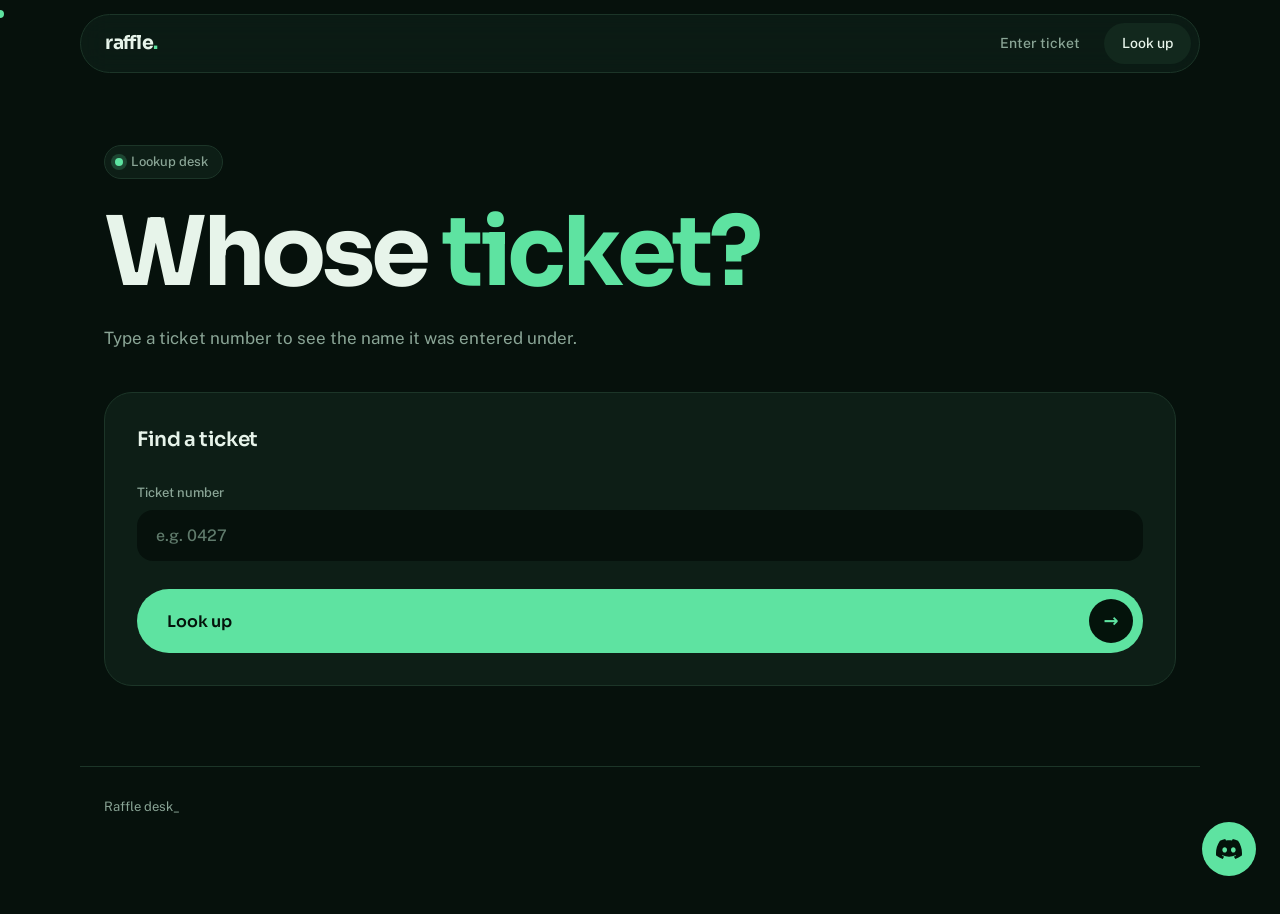
<file: raffle/lookup.html>
<!DOCTYPE html>
<html lang="en">
<head>
<meta charset="utf-8">
<meta name="viewport" content="width=device-width,initial-scale=1">
<title>Raffle tickets: look up</title>
<link rel="preconnect" href="https://fonts.googleapis.com">
<link rel="preconnect" href="https://fonts.gstatic.com" crossorigin>
<link href="https://fonts.googleapis.com/css2?family=Public+Sans:wght@400;500;600&family=Sora:wght@400;600;700&display=swap" rel="stylesheet">
<style>
*,*::before,*::after{box-sizing:border-box;margin:0;padding:0}
:root{
  --bg:#06110c;--card:#0d1e16;--card2:#12281d;--ink:#e7f4ea;--ink2:#c9e3d3;--mut:#8aa596;--line:#1c3528;
  --blue:#5ee3a1;--blue-soft:#123425;--amber:#f5b94a;--coral:#ff7075;--onacc:#04130b;--accHi:#8ff0c0;
  --disp:'Sora','Public Sans',system-ui,sans-serif;--body:'Public Sans',system-ui,sans-serif;
  --r:28px;
}
html{background:var(--bg)}
body{font-family:var(--body);background:var(--bg);color:var(--ink);min-height:100vh;font-size:15px;line-height:1.5;-webkit-font-smoothing:antialiased}
a{color:inherit;text-decoration:none}
button{font:inherit;color:inherit;background:none;border:none;cursor:pointer}
:focus-visible{outline:2px solid var(--blue);outline-offset:3px}
@media(hover:hover) and (pointer:fine){*{cursor:none!important}}

#cursor-outer{position:fixed;pointer-events:none;z-index:99999;width:8px;height:8px;border-radius:50%;background:var(--blue);transform:translate(-50%,-50%);transition:width .2s,height .2s,border-radius .2s,background .15s}
body.cg #cursor-outer{background:var(--onacc)}
body.ct #cursor-outer{width:3px;height:26px;border-radius:2px}
body.cd #cursor-outer{width:5px;height:5px}
.ripple{position:fixed;pointer-events:none;z-index:99998;width:14px;height:14px;border:1.5px solid var(--blue);border-radius:50%;margin:-7px 0 0 -7px;animation:rip .75s ease-out forwards}
@keyframes rip{from{transform:scale(1);opacity:.9}to{transform:scale(6);opacity:0}}
@media(hover:none){#cursor-outer{display:none}input[type=text]{font-size:16px}}

nav{position:sticky;top:14px;z-index:100;max-width:1120px;margin:14px auto 0;padding:8px 8px 8px 24px;display:flex;align-items:center;justify-content:space-between;background:rgba(13,30,22,.82);backdrop-filter:blur(14px);border:1px solid var(--line);border-radius:999px;width:calc(100% - 32px)}
.logo{font-family:var(--disp);font-weight:700;font-size:19px;letter-spacing:-.3px}
.logo span{color:var(--blue)}
.nav-right{display:flex;align-items:center;gap:6px}
.nav-right a{font-size:14px;font-weight:500;color:var(--mut);padding:10px 18px;border-radius:999px}
.nav-right a.here{color:var(--ink);background:var(--card2)}
.nav-right a.cta{background:var(--blue);color:var(--onacc);display:flex;align-items:center;gap:10px;padding:10px 10px 10px 20px}
.arr{width:26px;height:26px;border-radius:50%;background:var(--onacc);color:var(--blue);display:grid;place-items:center;font-size:13px}

.hero{max-width:1120px;margin:0 auto;padding:72px 24px 40px}
.badge{display:inline-flex;align-items:center;gap:8px;background:var(--card);border:1px solid var(--line);border-radius:999px;padding:6px 14px 6px 10px;font-size:13px;font-weight:500;color:var(--mut);margin-bottom:26px}
.badge::before{content:'';width:8px;height:8px;border-radius:50%;background:var(--blue);box-shadow:0 0 0 4px rgba(94,227,161,.2)}
.hero h1{font-family:var(--disp);font-weight:700;font-size:clamp(44px,8vw,96px);line-height:1;letter-spacing:-.045em;max-width:12ch;text-wrap:balance}
.hero h1 span{color:var(--blue)}
.hero p{margin-top:24px;max-width:54ch;color:var(--mut);font-size:17px;line-height:1.6}

.planner{max-width:1120px;margin:0 auto;padding:0 24px}
.planner-card{background:var(--card);border:1px solid var(--line);border-radius:var(--r);padding:32px;display:grid;grid-template-columns:1fr 1.4fr;gap:28px 40px}
.card-title{grid-column:1/-1;font-family:var(--disp);font-weight:600;font-size:20px;letter-spacing:-.02em}
.form-row label{font-size:13px;font-weight:500;color:var(--mut);display:block;margin-bottom:8px}
input[type=text]{width:100%;background:var(--bg);border:1.5px solid transparent;border-radius:16px;color:var(--ink);font:500 16px var(--body);padding:15px 18px;outline:none;transition:border-color .15s,background .15s}
input[type=text]:focus{border-color:var(--blue);background:#0a1a12}
input[type=text]::placeholder{color:#5f7a6b}
.btn-plan{grid-column:1/-1;display:flex;align-items:center;justify-content:space-between;background:var(--blue);color:var(--onacc);font:600 16px var(--disp);border-radius:999px;padding:10px 10px 10px 30px}
.btn-plan .arr{width:44px;height:44px;font-size:18px}
.btn-plan:disabled{opacity:.6}
.nav-right a.cta,.btn-plan,.nav-right a{transition:transform .3s cubic-bezier(.2,.8,.2,1),box-shadow .3s,background .2s,color .2s}
.arr{transition:transform .35s cubic-bezier(.2,.8,.2,1)}
.nav-right a.cta:hover,.btn-plan:not(:disabled):hover{background:var(--accHi);transform:translateY(-4px);box-shadow:0 12px 30px rgba(94,227,161,.4)}
.nav-right a.cta:active,.btn-plan:active{transform:translateY(0) scale(.97);box-shadow:none}
.nav-right a.cta:hover .arr,.btn-plan:not(:disabled):hover .arr{transform:translateX(5px) rotate(-45deg) scale(1.12)}
.nav-right a:not(.cta):hover{color:var(--ink);background:var(--card2);transform:translateY(-2px)}

.result{max-width:1120px;margin:0 auto;padding:32px 24px 0}
.msg{display:none;border-radius:20px;padding:16px 22px;font-size:14px;overflow-wrap:anywhere}
.msg.visible{display:block}
.msg.err{background:#2a1215;border:1px solid #5a2327;color:#ff8a8e}
.msg.ok{background:var(--blue-soft);border:1px solid #1f5a3d;color:var(--blue)}
.msg.warn{background:#2a2410;border:1px solid #4a3d14;color:#f5c36b}

.found{display:none;background:#0c3b28;border-radius:36px;padding:40px;position:relative;overflow:hidden}
.found.visible{display:block;animation:rise .5s both}
.found::before{content:'';position:absolute;width:520px;height:520px;right:-160px;top:-220px;border-radius:50%;background:radial-gradient(circle,rgba(94,227,161,.38),transparent 65%);pointer-events:none}
.found .lab{position:relative;font-size:13px;font-weight:600;color:#8ff0c0}
.found .big{position:relative;font-family:var(--disp);font-weight:700;font-size:clamp(40px,7vw,84px);letter-spacing:-.045em;line-height:1.05;margin-top:10px;overflow-wrap:anywhere}
.found .sub{position:relative;font-size:14px;color:#a9cdb9;margin-top:14px}
@keyframes rise{from{opacity:0;transform:translateY(30px)}to{opacity:1;transform:none}}

.recent{max-width:1120px;margin:0 auto;padding:48px 24px 0}
.section-title{font-family:var(--disp);font-size:24px;font-weight:600;letter-spacing:-.03em;margin-bottom:16px}
.rows{display:grid;gap:10px}
.row{display:flex;justify-content:space-between;gap:16px;background:var(--card);border:1px solid var(--line);border-radius:22px;padding:14px 22px;transition:transform .25s,border-color .25s}
.row:hover{transform:translateY(-3px);border-color:var(--blue)}
.row b{font-family:var(--disp);font-weight:700;color:var(--blue);font-variant-numeric:tabular-nums}
.row span{color:var(--ink2);overflow-wrap:anywhere;text-align:right}

footer{max-width:1120px;margin:48px auto 0;padding:28px 24px 40px;border-top:1px solid var(--line);font-size:13px;color:var(--mut);line-height:1.8}
.blink{animation:blink 1.2s infinite;display:inline-block}
@keyframes blink{0%,100%{opacity:1}50%{opacity:.2}}

.discord-fab{position:fixed;bottom:24px;right:24px;width:54px;height:54px;display:grid;place-items:center;background:var(--blue);color:var(--onacc);border-radius:50%;z-index:500;transition:transform .3s cubic-bezier(.2,.8,.2,1),box-shadow .3s,background .2s}
.discord-fab svg{width:26px;height:26px;fill:currentColor}
.discord-fab:hover{background:var(--accHi);transform:translateY(-6px) scale(1.12) rotate(-8deg);box-shadow:0 14px 30px rgba(94,227,161,.45)}
.discord-fab:active{transform:scale(.95)}
@media print{.discord-fab,#cursor-outer,nav{display:none!important}}
@media(max-width:860px){.planner-card{grid-template-columns:1fr}}
@media(max-width:520px){.hero{padding-top:48px}.nav-right a:not(.cta):not(.here){display:none}.planner-card{padding:22px}.found{padding:28px 24px}}
@media(prefers-reduced-motion:reduce){*,*::before,*::after{animation:none!important;transition:none!important}}

</style>
<style>.planner-card{grid-template-columns:1fr}</style>
</head>
<body>
<div id="cursor-outer"></div>
<nav>
  <div class="logo">raffle<span>.</span></div>
  <div class="nav-right">
    <a href="index.html">Enter ticket</a>
    <a href="lookup.html" class="here">Look up</a>
  </div>
</nav>

<header class="hero">
  <div class="badge">Lookup desk</div>
  <h1>Whose <span>ticket?</span></h1>
  <p>Type a ticket number to see the name it was entered under.</p>
</header>

<main>
  <section class="planner">
    <div class="planner-card">
      <div class="card-title">Find a ticket</div>
      <div class="form-row">
        <label for="ticket">Ticket number</label>
        <input type="text" id="ticket" placeholder="e.g. 0427" autocomplete="off" inputmode="numeric">
      </div>
      <button class="btn-plan" id="go">Look up <span class="arr">→</span></button>
    </div>
  </section>

  <section class="result">
    <div class="msg" id="msg"></div>
    <div class="found" id="found">
      <div class="lab" id="lab"></div>
      <div class="big" id="who"></div>
      <div class="sub" id="when"></div>
    </div>
  </section>
</main>

<footer>Raffle desk<span class="blink">_</span></footer>

<a class="discord-fab" href="https://discord.gg/U2uQ3sJaq" target="_blank" rel="noopener" aria-label="Discord"><svg viewBox="0 0 24 24" aria-hidden="true"><path d="M20.317 4.3698a19.7913 19.7913 0 00-4.8851-1.5152.0741.0741 0 00-.0785.0371c-.211.3753-.4447.8648-.6083 1.2495-1.8447-.2762-3.68-.2762-5.4868 0-.1636-.3933-.4058-.8742-.6177-1.2495a.077.077 0 00-.0785-.037 19.7363 19.7363 0 00-4.8852 1.515.0699.0699 0 00-.0321.0277C.5334 9.0458-.319 13.5799.0992 18.0578a.0824.0824 0 00.0312.0561c2.0528 1.5076 4.0413 2.4228 5.9929 3.0294a.0777.0777 0 00.0842-.0276c.4616-.6304.8731-1.2952 1.226-1.9942a.076.076 0 00-.0416-.1057c-.6528-.2476-1.2743-.5495-1.8722-.8923a.077.077 0 01-.0076-.1277c.1258-.0943.2517-.1923.3718-.2914a.0743.0743 0 01.0776-.0105c3.9278 1.7933 8.18 1.7933 12.0614 0a.0739.0739 0 01.0785.0095c.1202.099.246.1981.3728.2924a.077.077 0 01-.0066.1276 12.2986 12.2986 0 01-1.873.8914.0766.0766 0 00-.0407.1067c.3604.698.7719 1.3628 1.225 1.9932a.076.076 0 00.0842.0286c1.961-.6067 3.9495-1.5219 6.0023-3.0294a.077.077 0 00.0313-.0552c.5004-5.177-.8382-9.6739-3.5485-13.6604a.061.061 0 00-.0312-.0286zM8.02 15.3312c-1.1825 0-2.1569-1.0857-2.1569-2.419 0-1.3332.9555-2.4189 2.157-2.4189 1.2108 0 2.1757 1.0952 2.1568 2.419 0 1.3332-.9555 2.4189-2.1569 2.4189zm7.9748 0c-1.1825 0-2.1569-1.0857-2.1569-2.419 0-1.3332.9554-2.4189 2.1569-2.4189 1.2108 0 2.1757 1.0952 2.1568 2.419 0 1.3332-.946 2.4189-2.1568 2.4189z"/></svg></a>

<script>
// ---- PASTE YOUR SUPABASE VALUES HERE ----
window.RAFFLE_CONFIG = {
  SUPABASE_URL: "https://YOUR-PROJECT-ID.supabase.co",
  SUPABASE_KEY: "YOUR-PUBLISHABLE-OR-ANON-KEY"
};
</script>
<script>
/* ---- cursor ---- */
(function(){
  var o=document.getElementById('cursor-outer');
  if(!o)return;
  var GREEN='a.cta,.btn-plan:not(:disabled),.discord-fab';
  document.addEventListener('mousemove',function(e){o.style.left=e.clientX+'px';o.style.top=e.clientY+'px';});
  document.addEventListener('mouseover',function(e){
    document.body.classList.toggle('cg',!!e.target.closest(GREEN));
    document.body.classList.toggle('ct',!!e.target.closest('input'));
  });
  document.addEventListener('mouseleave',function(){document.body.classList.remove('cg');});
  document.addEventListener('mousedown',function(e){
    document.body.classList.add('cd');
    if(matchMedia('(prefers-reduced-motion:reduce)').matches)return;
    var r=document.createElement('span');r.className='ripple';
    r.style.left=e.clientX+'px';r.style.top=e.clientY+'px';
    if(e.target.closest(GREEN))r.style.borderColor='#04130b';
    document.body.appendChild(r);setTimeout(function(){r.remove();},800);
  });
  document.addEventListener('mouseup',function(){document.body.classList.remove('cd');});
})();

/* ---- supabase (plain REST, no library needed) ---- */
const SB = (function(){
  const c = window.RAFFLE_CONFIG || {};
  const configured = c.SUPABASE_URL && c.SUPABASE_KEY && !/YOUR-/.test(c.SUPABASE_URL + c.SUPABASE_KEY);
  const base = (c.SUPABASE_URL||'').replace(/\/$/,'') + '/rest/v1/tickets';
  const headers = {apikey:c.SUPABASE_KEY, Authorization:'Bearer '+c.SUPABASE_KEY, 'Content-Type':'application/json'};
  return {
    configured,
    async add(ticket, name){
      const r = await fetch(base,{method:'POST',headers:{...headers,Prefer:'return=minimal'},body:JSON.stringify({ticket,name})});
      if(r.ok) return {ok:true};
      let body={}; try{body=await r.json();}catch(e){}
      if(r.status===409||body.code==='23505') return {ok:false,duplicate:true};
      return {ok:false,message:body.message||('Something went wrong ('+r.status+')')};
    },
    async find(ticket){
      const r = await fetch(base+'?ticket=eq.'+encodeURIComponent(ticket)+'&select=ticket,name,created_at',{headers});
      if(!r.ok){let b={};try{b=await r.json();}catch(e){}throw new Error(b.message||('Something went wrong ('+r.status+')'));}
      const rows = await r.json();
      return rows[0]||null;
    },
    async recent(n){
      const r = await fetch(base+'?select=ticket,name&order=created_at.desc&limit='+n,{headers});
      if(!r.ok) return [];
      return r.json();
    }
  };
})();
function show(el,cls,text){el.className='msg visible '+cls;el.textContent=text;}
function hide(el){el.className=el.className.replace(' visible','');}

</script>
<script>
const $=s=>document.querySelector(s);
const msg=$('#msg'),found=$('#found'),t=$('#ticket'),btn=$('#go');
async function go(){
  hide(msg);found.classList.remove('visible');
  if(!SB.configured){show(msg,'warn','Supabase is not connected yet. Open this file and paste in your project URL and key.');return;}
  const ticket=t.value.trim();
  if(!ticket){show(msg,'err','Type a ticket number first.');return;}
  btn.disabled=true;
  try{
    const row=await SB.find(ticket);
    if(!row){show(msg,'warn','No entry found for ticket #'+ticket+'.');}
    else{
      $('#lab').textContent='Ticket #'+row.ticket+' belongs to';
      $('#who').textContent=row.name;
      $('#when').textContent='Entered '+new Date(row.created_at).toLocaleString('en-GB',{dateStyle:'medium',timeStyle:'short'});
      found.classList.add('visible');
    }
  }catch(e){show(msg,'err',e.message||'Could not reach Supabase.');}
  btn.disabled=false;
}
btn.addEventListener('click',go);
t.addEventListener('keydown',e=>{if(e.key==='Enter')go();});
</script>
</body>
</html>
</file>
